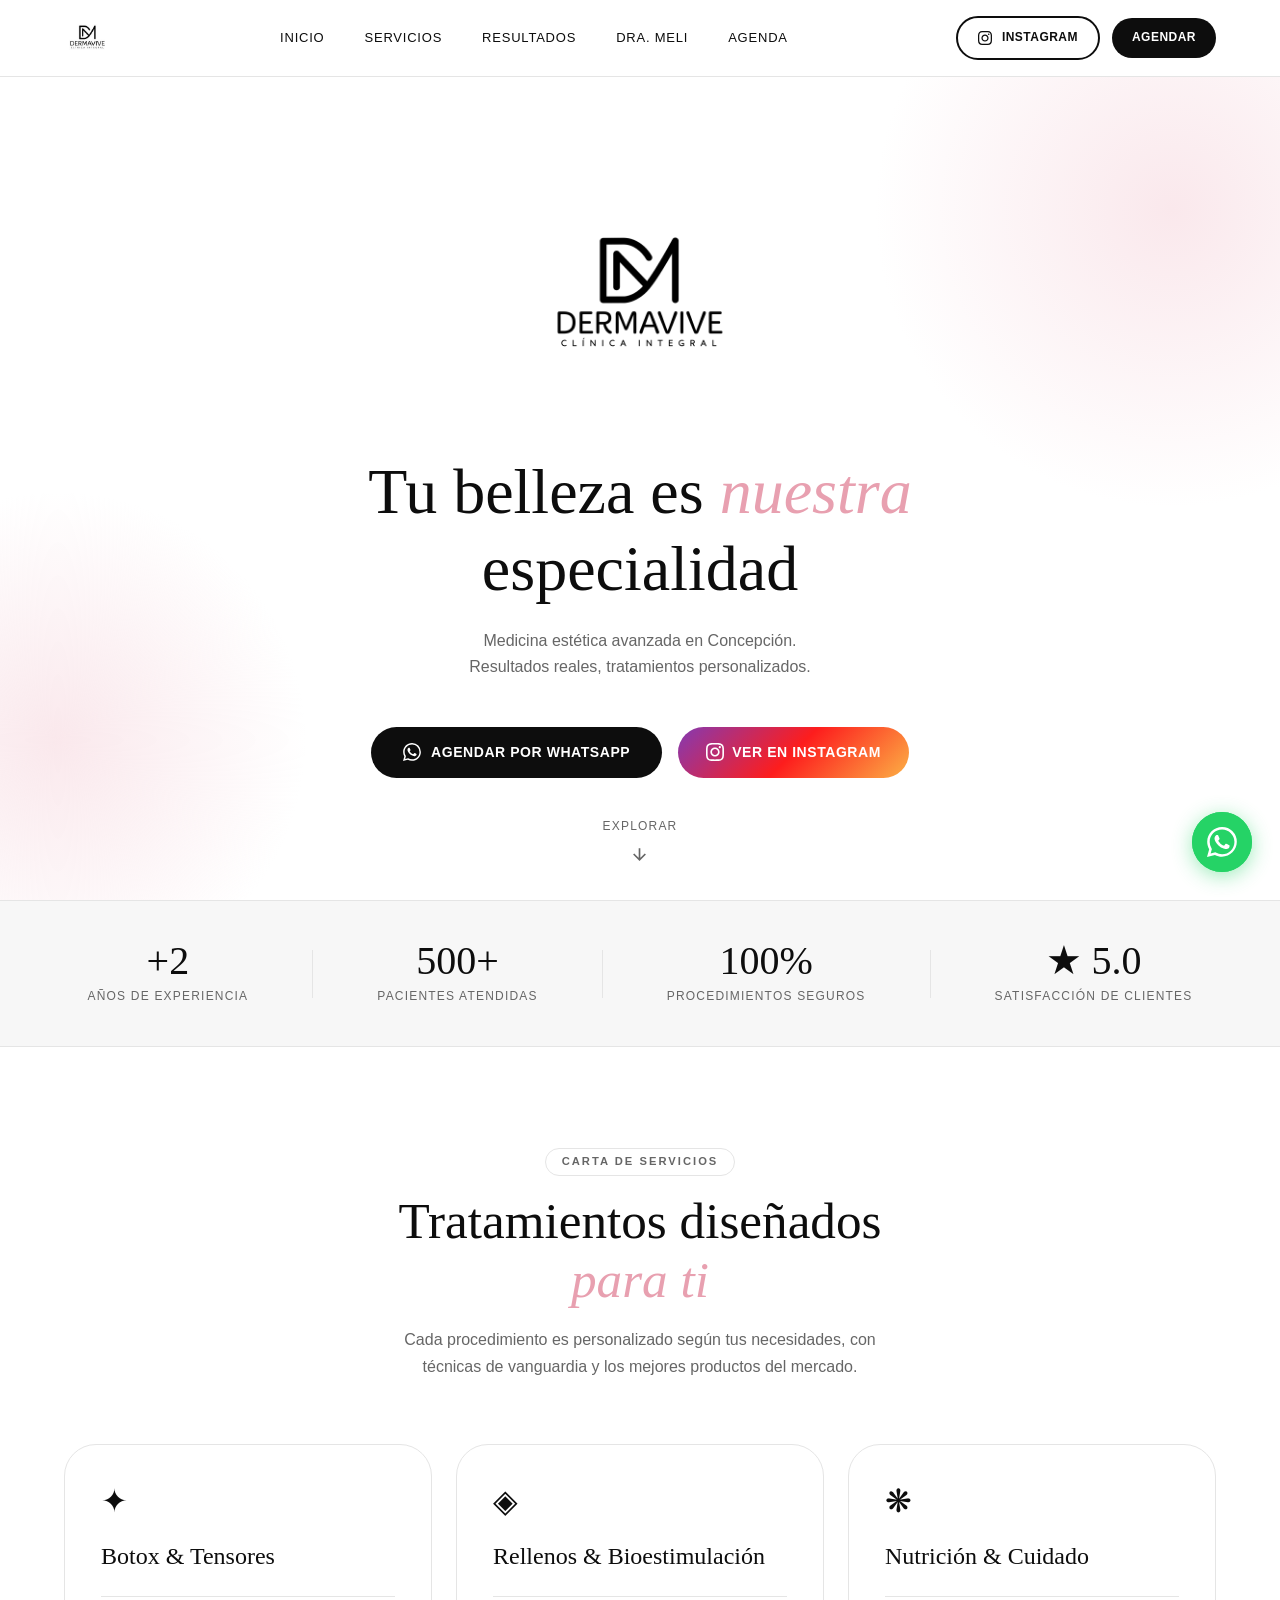
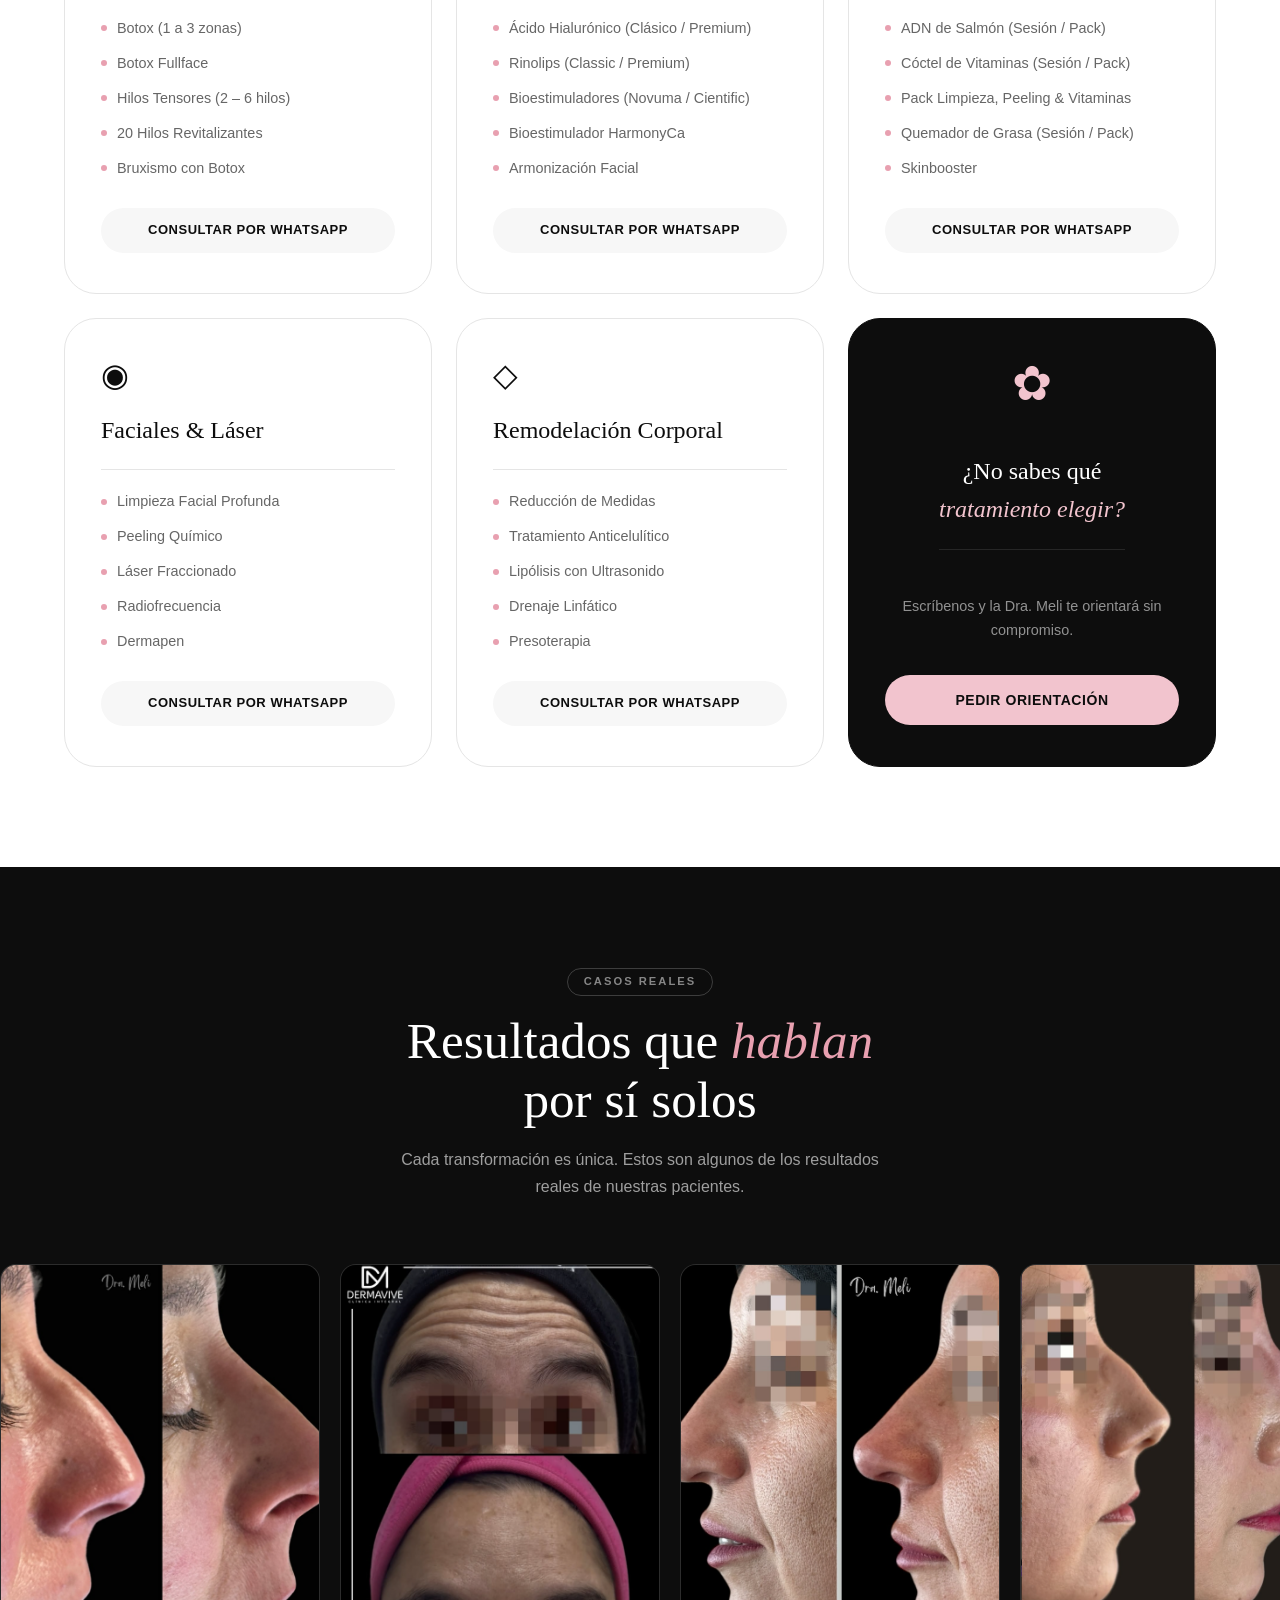
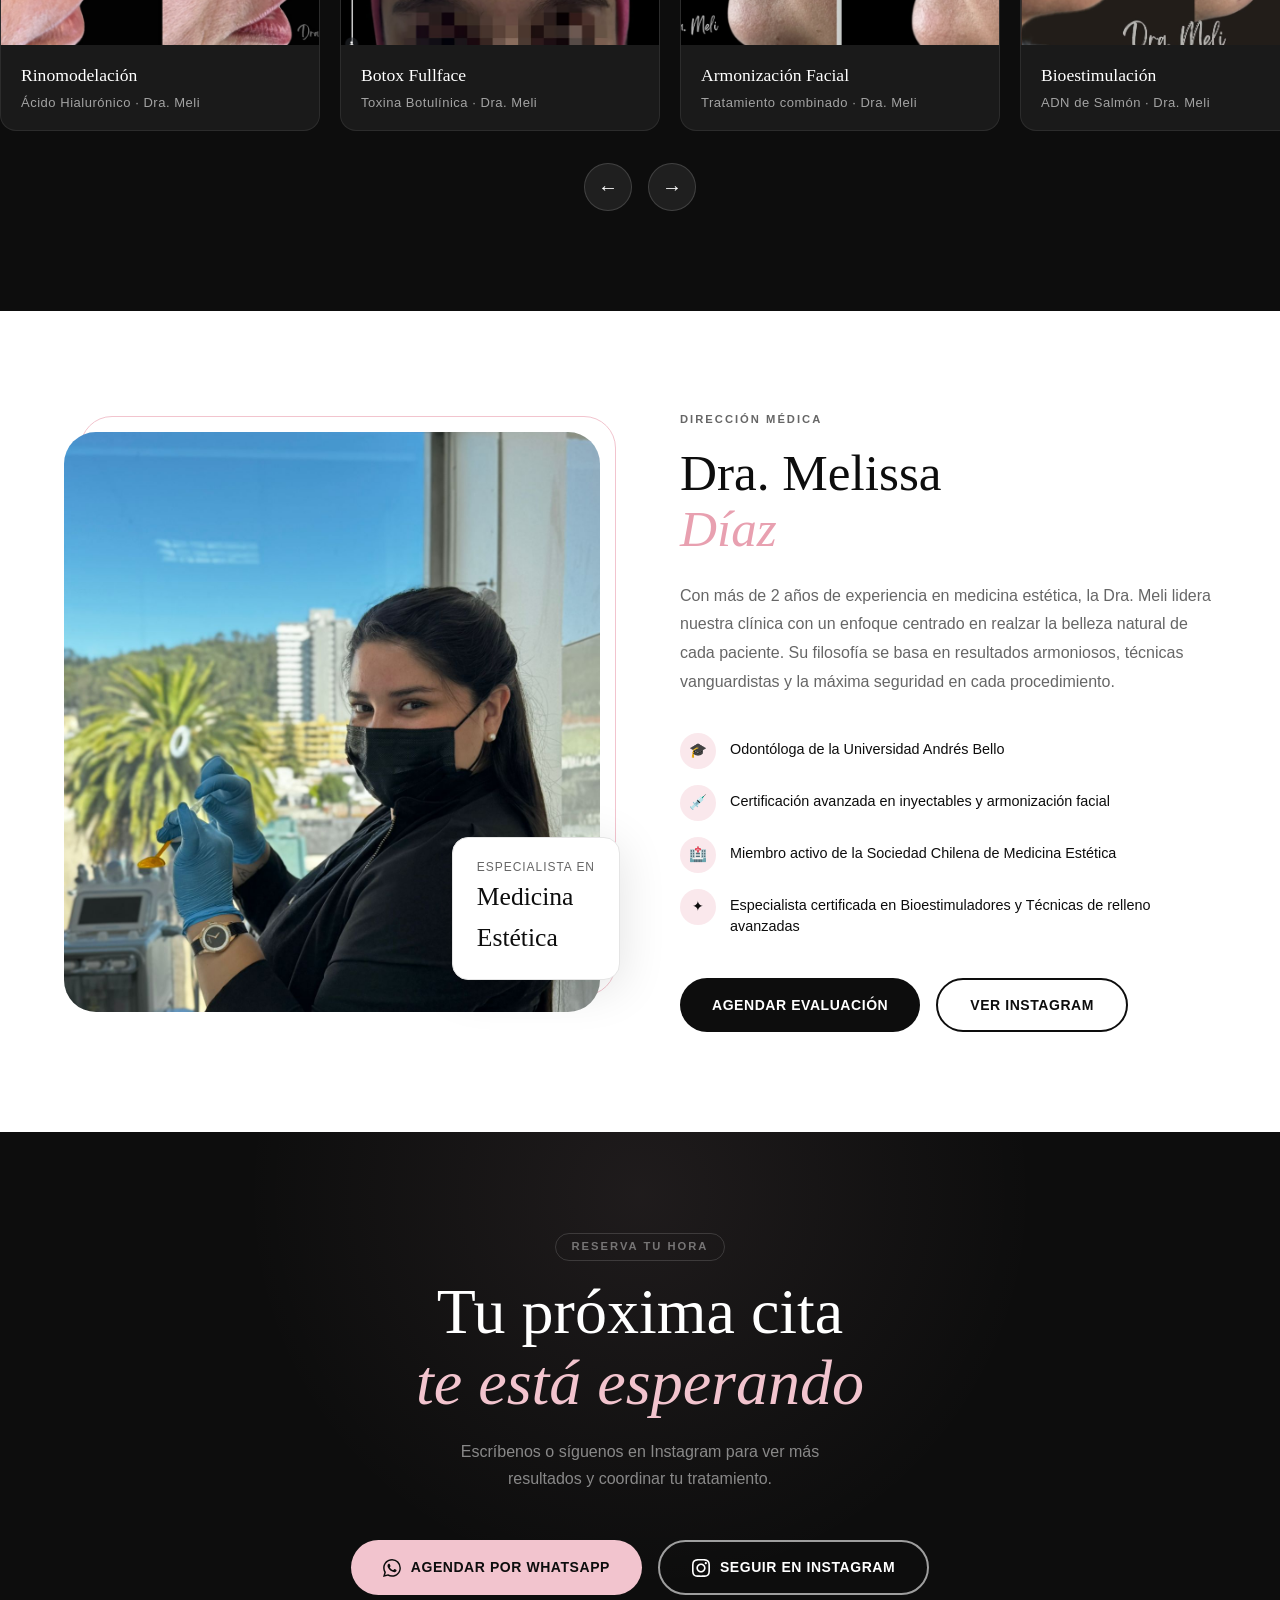
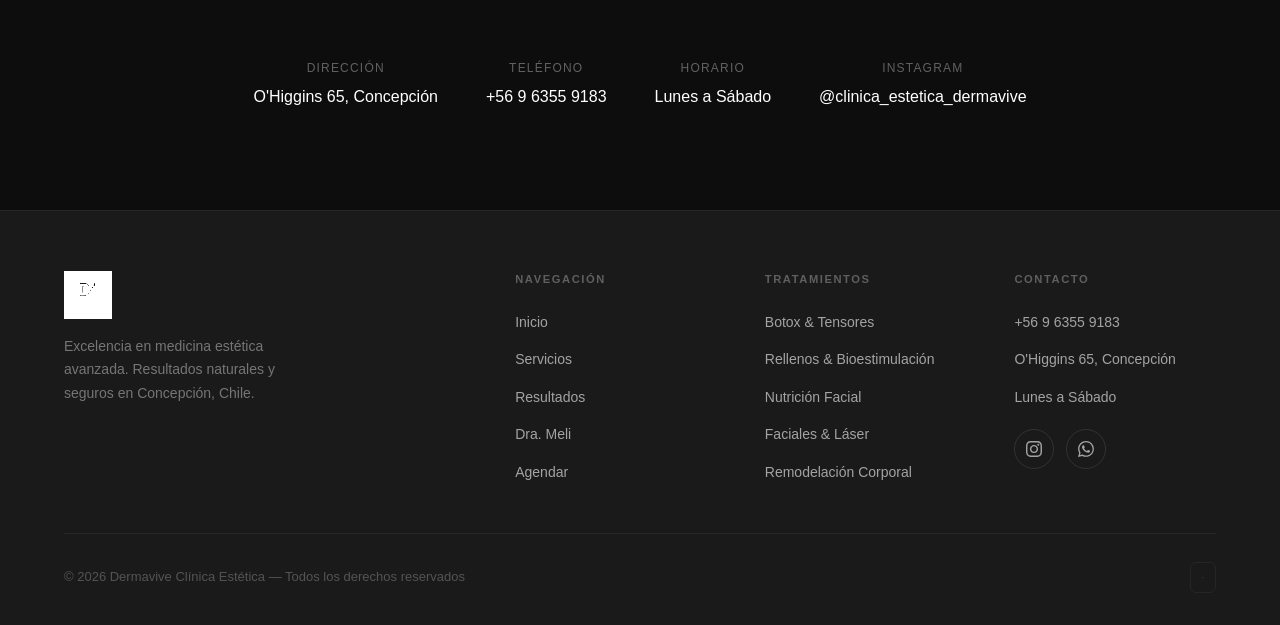
<file: index.html>
<!DOCTYPE html>
<html lang="es">

<head>
  <meta charset="UTF-8">
  <meta name="viewport" content="width=device-width, initial-scale=1.0">
  <title>Dermavive | Clínica Estética — Dra. Melissa Díaz</title>
  <meta name="description"
    content="Clínica de medicina estética avanzada en Concepción. Tratamientos faciales, botox, rellenos, bioestimuladores y más. Dra. Melissa Díaz.">
  <link rel="icon" type="image/jpg" href="images/logo.jpg">
  <link rel="stylesheet" href="style.css">
</head>

<body>

  <!-- ══════════════════ NAVBAR ══════════════════ -->
  <nav class="navbar" id="navbar">
    <div class="navbar__inner">
      <a href="#inicio" class="navbar__logo">
        <img src="images/logo.jpg" alt="Dermavive Clínica Integral">
      </a>

      <div class="navbar__links">
        <a href="#inicio">Inicio</a>
        <a href="#servicios">Servicios</a>
        <a href="#resultados">Resultados</a>
        <a href="#doctora">Dra. Meli</a>
        <a href="#agenda">Agenda</a>
      </div>

      <div class="navbar__cta">
        <a href="https://www.instagram.com/clinica_estetica_dermavive" target="_blank" class="btn btn-outline"
          style="padding:10px 20px;font-size:0.75rem;">
          <svg width="14" height="14" viewBox="0 0 24 24" fill="currentColor">
            <path
              d="M12 2.163c3.204 0 3.584.012 4.85.07 3.252.148 4.771 1.691 4.919 4.919.058 1.265.069 1.645.069 4.849 0 3.205-.012 3.584-.069 4.849-.149 3.225-1.664 4.771-4.919 4.919-1.266.058-1.644.07-4.85.07-3.204 0-3.584-.012-4.849-.07-3.26-.149-4.771-1.699-4.919-4.92-.058-1.265-.07-1.644-.07-4.849 0-3.204.013-3.583.07-4.849.149-3.227 1.664-4.771 4.919-4.919 1.266-.057 1.645-.069 4.849-.069zm0-2.163c-3.259 0-3.667.014-4.947.072-4.358.2-6.78 2.618-6.98 6.98-.059 1.281-.073 1.689-.073 4.948 0 3.259.014 3.668.072 4.948.2 4.358 2.618 6.78 6.98 6.98 1.281.058 1.689.072 4.948.072 3.259 0 3.668-.014 4.948-.072 4.354-.2 6.782-2.618 6.979-6.98.059-1.28.073-1.689.073-4.948 0-3.259-.014-3.667-.072-4.947-.196-4.354-2.617-6.78-6.979-6.98-1.281-.059-1.69-.073-4.949-.073zm0 5.838c-3.403 0-6.162 2.759-6.162 6.162s2.759 6.163 6.162 6.163 6.162-2.759 6.162-6.163c0-3.403-2.759-6.162-6.162-6.162zm0 10.162c-2.209 0-4-1.79-4-4 0-2.209 1.791-4 4-4s4 1.791 4 4c0 2.21-1.791 4-4 4zm6.406-11.845c-.796 0-1.441.645-1.441 1.44s.645 1.44 1.441 1.44c.795 0 1.439-.645 1.439-1.44s-.644-1.44-1.439-1.44z" />
          </svg>
          Instagram
        </a>
        <a href="https://wa.me/56963559183?text=Hola!%20Me%20gustaría%20agendar%20una%20cita" target="_blank"
          class="btn btn-negro" style="padding:10px 20px;font-size:0.75rem;">
          Agendar
        </a>
      </div>

      <button class="navbar__hamburger" id="hamburger" aria-label="Menú">
        <span></span><span></span><span></span>
      </button>
    </div>
  </nav>

  <!-- Mobile nav overlay -->
  <div class="mobile-nav" id="mobileNav">
    <button class="mobile-nav__close" id="mobileNavClose" aria-label="Cerrar">✕</button>
    <a href="#inicio" onclick="closeMobileNav()">Inicio</a>
    <a href="#servicios" onclick="closeMobileNav()">Servicios</a>
    <a href="#resultados" onclick="closeMobileNav()">Resultados</a>
    <a href="#doctora" onclick="closeMobileNav()">Dra. Meli</a>
    <a href="#agenda" onclick="closeMobileNav()">Agenda</a>
    <div style="display:flex;gap:12px;margin-top:16px;">
      <a href="https://wa.me/56963559183" target="_blank" class="btn btn-negro">WhatsApp</a>
      <a href="https://www.instagram.com/clinica_estetica_dermavive" target="_blank" class="btn btn-rosa">Instagram</a>
    </div>
  </div>

  <!-- ══════════════════ HERO ══════════════════ -->
  <section class="hero" id="inicio">
    <img src="images/LOGO CLINICA DV/LOGO CLINICA DV/PNG/NEGRO.png" alt="Dermavive Clínica Integral" class="hero__logo">

    <h1 class="hero__tagline serif">
      Tu belleza es <em>nuestra</em><br>especialidad
    </h1>

    <p class="hero__sub">
      Medicina estética avanzada en Concepción.<br>
      Resultados reales, tratamientos personalizados.
    </p>

    <div class="hero__ctas">
      <a href="https://wa.me/56963559183?text=Hola!%20Quiero%20agendar%20una%20cita%20en%20Dermavive" target="_blank"
        class="btn btn-negro" id="hero-wsp-btn">
        <svg width="18" height="18" viewBox="0 0 24 24" fill="currentColor">
          <path
            d="M17.472 14.382c-.297-.149-1.758-.867-2.03-.967-.273-.099-.471-.148-.67.15-.197.297-.767.966-.94 1.164-.173.199-.347.223-.644.075-.297-.15-1.255-.463-2.39-1.475-.883-.788-1.48-1.761-1.653-2.059-.173-.297-.018-.458.13-.606.134-.133.298-.347.446-.52.149-.174.198-.298.298-.497.099-.198.05-.371-.025-.52-.075-.149-.669-1.612-.916-2.207-.242-.579-.487-.5-.669-.51-.173-.008-.371-.01-.57-.01-.198 0-.52.074-.792.372-.272.297-1.04 1.016-1.04 2.479 0 1.462 1.065 2.875 1.213 3.074.149.198 2.096 3.2 5.077 4.487.709.306 1.262.489 1.694.625.712.227 1.36.195 1.871.118.571-.085 1.758-.719 2.006-1.413.248-.694.248-1.289.173-1.413-.074-.124-.272-.198-.57-.347m-5.421 7.403h-.004a9.87 9.87 0 01-5.031-1.378l-.361-.214-3.741.982.998-3.648-.235-.374a9.86 9.86 0 01-1.51-5.26c.001-5.45 4.436-9.884 9.888-9.884 2.64 0 5.122 1.03 6.988 2.898a9.825 9.825 0 012.893 6.994c-.003 5.45-4.437 9.884-9.885 9.884m8.413-18.297A11.815 11.815 0 0012.05 0C5.495 0 .16 5.335.157 11.892c0 2.096.547 4.142 1.588 5.945L0 24l6.335-1.662c1.72.94 3.659 1.437 5.63 1.438h.004c6.554 0 11.89-5.335 11.893-11.893a11.821 11.821 0 00-3.48-8.413z" />
        </svg>
        Agendar por WhatsApp
      </a>

      <a href="https://www.instagram.com/clinica_estetica_dermavive" target="_blank" class="hero__ig-badge"
        id="hero-ig-btn">
        <svg width="18" height="18" viewBox="0 0 24 24" fill="currentColor">
          <path
            d="M12 2.163c3.204 0 3.584.012 4.85.07 3.252.148 4.771 1.691 4.919 4.919.058 1.265.069 1.645.069 4.849 0 3.205-.012 3.584-.069 4.849-.149 3.225-1.664 4.771-4.919 4.919-1.266.058-1.644.07-4.85.07-3.204 0-3.584-.012-4.849-.07-3.26-.149-4.771-1.699-4.919-4.92-.058-1.265-.07-1.644-.07-4.849 0-3.204.013-3.583.07-4.849.149-3.227 1.664-4.771 4.919-4.919 1.266-.057 1.645-.069 4.849-.069zm0-2.163c-3.259 0-3.667.014-4.947.072-4.358.2-6.78 2.618-6.98 6.98-.059 1.281-.073 1.689-.073 4.948 0 3.259.014 3.668.072 4.948.2 4.358 2.618 6.78 6.98 6.98 1.281.058 1.689.072 4.948.072 3.259 0 3.668-.014 4.948-.072 4.354-.2 6.782-2.618 6.979-6.98.059-1.28.073-1.689.073-4.948 0-3.259-.014-3.667-.072-4.947-.196-4.354-2.617-6.78-6.979-6.98-1.281-.059-1.69-.073-4.949-.073zm0 5.838c-3.403 0-6.162 2.759-6.162 6.162s2.759 6.163 6.162 6.163 6.162-2.759 6.162-6.163c0-3.403-2.759-6.162-6.162-6.162zm0 10.162c-2.209 0-4-1.79-4-4 0-2.209 1.791-4 4-4s4 1.791 4 4c0 2.21-1.791 4-4 4zm6.406-11.845c-.796 0-1.441.645-1.441 1.44s.645 1.44 1.441 1.44c.795 0 1.439-.645 1.439-1.44s-.644-1.44-1.439-1.44z" />
        </svg>
        Ver en Instagram
      </a>
    </div>

    <div class="hero__scroll">
      <span>Explorar</span>
      <svg viewBox="0 0 24 24" fill="none" stroke="currentColor" stroke-width="2">
        <path d="M12 5v14M5 12l7 7 7-7" />
      </svg>
    </div>
  </section>

  <!-- ══════════════════ STATS ══════════════════ -->
  <div class="stats-banner">
    <div class="stats-banner__inner">
      <div class="stat">
        <div class="stat__num serif">+2</div>
        <div class="stat__label">Años de experiencia</div>
      </div>
      <div class="stat-divider"></div>
      <div class="stat">
        <div class="stat__num serif">500+</div>
        <div class="stat__label">Pacientes atendidas</div>
      </div>
      <div class="stat-divider"></div>
      <div class="stat">
        <div class="stat__num serif">100%</div>
        <div class="stat__label">Procedimientos seguros</div>
      </div>
      <div class="stat-divider"></div>
      <div class="stat">
        <div class="stat__num serif">★ 5.0</div>
        <div class="stat__label">Satisfacción de clientes</div>
      </div>
    </div>
  </div>

  <!-- ══════════════════ SERVICIOS ══════════════════ -->
  <section class="section" id="servicios">
    <div class="container">
      <div class="section__header reveal">
        <span class="section__label">Carta de Servicios</span>
        <h2 class="section__title serif">
          Tratamientos diseñados<br><em>para ti</em>
        </h2>
        <p class="section__desc">
          Cada procedimiento es personalizado según tus necesidades, con técnicas de vanguardia y los mejores productos
          del mercado.
        </p>
      </div>

      <div class="servicios__grid">
        <!-- Card 1 -->
        <div class="servicio-card reveal">
          <span class="servicio-card__icon">✦</span>
          <h3 class="servicio-card__titulo serif">Botox & Tensores</h3>
          <ul class="servicio-card__lista">
            <li>Botox (1 a 3 zonas)</li>
            <li>Botox Fullface</li>
            <li>Hilos Tensores (2 – 6 hilos)</li>
            <li>20 Hilos Revitalizantes</li>
            <li>Bruxismo con Botox</li>
          </ul>
          <a href="https://wa.me/56963559183?text=Hola!%20Me%20interesa%20información%20sobre%20Botox%20o%20Hilos%20Tensores"
            target="_blank" class="servicio-card__cta" id="cta-botox">
            Consultar por WhatsApp
          </a>
        </div>

        <!-- Card 2 -->
        <div class="servicio-card reveal">
          <span class="servicio-card__icon">◈</span>
          <h3 class="servicio-card__titulo serif">Rellenos & Bioestimulación</h3>
          <ul class="servicio-card__lista">
            <li>Ácido Hialurónico (Clásico / Premium)</li>
            <li>Rinolips (Classic / Premium)</li>
            <li>Bioestimuladores (Novuma / Cientific)</li>
            <li>Bioestimulador HarmonyCa</li>
            <li>Armonización Facial</li>
          </ul>
          <a href="https://wa.me/56963559183?text=Hola!%20Me%20interesa%20información%20sobre%20Rellenos%20o%20Bioestimuladores"
            target="_blank" class="servicio-card__cta" id="cta-rellenos">
            Consultar por WhatsApp
          </a>
        </div>

        <!-- Card 3 -->
        <div class="servicio-card reveal">
          <span class="servicio-card__icon">❋</span>
          <h3 class="servicio-card__titulo serif">Nutrición & Cuidado</h3>
          <ul class="servicio-card__lista">
            <li>ADN de Salmón (Sesión / Pack)</li>
            <li>Cóctel de Vitaminas (Sesión / Pack)</li>
            <li>Pack Limpieza, Peeling & Vitaminas</li>
            <li>Quemador de Grasa (Sesión / Pack)</li>
            <li>Skinbooster</li>
          </ul>
          <a href="https://wa.me/56963559183?text=Hola!%20Me%20interesa%20información%20sobre%20Nutrición%20y%20Cuidado%20Facial"
            target="_blank" class="servicio-card__cta" id="cta-nutricion">
            Consultar por WhatsApp
          </a>
        </div>

        <!-- Card 4 -->
        <div class="servicio-card reveal">
          <span class="servicio-card__icon">◉</span>
          <h3 class="servicio-card__titulo serif">Faciales & Láser</h3>
          <ul class="servicio-card__lista">
            <li>Limpieza Facial Profunda</li>
            <li>Peeling Químico</li>
            <li>Láser Fraccionado</li>
            <li>Radiofrecuencia</li>
            <li>Dermapen</li>
          </ul>
          <a href="https://wa.me/56963559183?text=Hola!%20Me%20interesa%20información%20sobre%20Faciales%20y%20Láser"
            target="_blank" class="servicio-card__cta" id="cta-faciales">
            Consultar por WhatsApp
          </a>
        </div>

        <!-- Card 5 -->
        <div class="servicio-card reveal">
          <span class="servicio-card__icon">◇</span>
          <h3 class="servicio-card__titulo serif">Remodelación Corporal</h3>
          <ul class="servicio-card__lista">
            <li>Reducción de Medidas</li>
            <li>Tratamiento Anticelulítico</li>
            <li>Lipólisis con Ultrasonido</li>
            <li>Drenaje Linfático</li>
            <li>Presoterapia</li>
          </ul>
          <a href="https://wa.me/56963559183?text=Hola!%20Me%20interesa%20información%20sobre%20Remodelación%20Corporal"
            target="_blank" class="servicio-card__cta" id="cta-corporal">
            Consultar por WhatsApp
          </a>
        </div>

        <!-- Card 6 CTA especial -->
        <div class="servicio-card reveal"
          style="background:var(--negro);border-color:var(--negro);justify-content:center;align-items:center;text-align:center;gap:24px;">
          <span class="servicio-card__icon" style="font-size:3rem;color:var(--rosa-palo);">✿</span>
          <h3 class="servicio-card__titulo serif" style="color:var(--blanco);border-color:rgba(255,255,255,0.1);">¿No
            sabes qué<br><em style="color:var(--rosa-palo)">tratamiento elegir?</em></h3>
          <p style="font-size:0.9rem;color:rgba(255,255,255,0.55);line-height:1.7;">Escríbenos y la Dra. Meli te
            orientará sin compromiso.</p>
          <a href="https://wa.me/56963559183?text=Hola!%20Necesito%20orientación%20sobre%20qué%20tratamiento%20es%20mejor%20para%20mí"
            target="_blank" class="btn btn-rosa" id="cta-orientacion"
            style="margin-top:8px;width:100%;justify-content:center;">
            Pedir Orientación
          </a>
        </div>
      </div>
    </div>
  </section>

  <!-- ══════════════════ ANTES / DESPUÉS ══════════════════ -->
  <section class="galeria-section" id="resultados">
    <div class="container">
      <div class="section__header reveal section--negro">
        <span class="section__label">Casos Reales</span>
        <h2 class="section__title serif" style="color:var(--blanco);">
          Resultados que <em>hablan</em><br>por sí solos
        </h2>
        <p class="section__desc">
          Cada transformación es única. Estos son algunos de los resultados reales de nuestras pacientes.
        </p>
      </div>
    </div>

    <div class="carrusel-wrapper">
      <div class="carrusel" id="carrusel">

        <div class="carrusel__item">
          <img src="images/Captura de pantalla 2026-02-01 162955.png" alt="Resultado Rhinoplastia con Relleno"
            class="carrusel__img">
          <div class="carrusel__caption">
            <span>Rinomodelación</span>
            <p>Ácido Hialurónico · Dra. Meli</p>
          </div>
        </div>

        <div class="carrusel__item">
          <img src="images/Captura de pantalla 2026-02-01 163145.png" alt="Resultado Botox Frente"
            class="carrusel__img">
          <div class="carrusel__caption">
            <span>Botox Fullface</span>
            <p>Toxina Botulínica · Dra. Meli</p>
          </div>
        </div>

        <div class="carrusel__item">
          <img src="images/Captura de pantalla 2026-02-01 163156.png" alt="Resultado Tratamiento" class="carrusel__img">
          <div class="carrusel__caption">
            <span>Armonización Facial</span>
            <p>Tratamiento combinado · Dra. Meli</p>
          </div>
        </div>

        <div class="carrusel__item">
          <img src="images/Captura de pantalla 2026-02-01 163202.png" alt="Resultado Tratamiento" class="carrusel__img">
          <div class="carrusel__caption">
            <span>Bioestimulación</span>
            <p>ADN de Salmón · Dra. Meli</p>
          </div>
        </div>

        <div class="carrusel__item">
          <img src="images/Captura de pantalla 2026-02-01 163209.png" alt="Resultado Tratamiento" class="carrusel__img">
          <div class="carrusel__caption">
            <span>Relleno de Labios</span>
            <p>Ácido Hialurónico Premium · Dra. Meli</p>
          </div>
        </div>

        <div class="carrusel__item">
          <img src="images/Captura de pantalla 2026-02-01 163215.png" alt="Resultado Tratamiento" class="carrusel__img">
          <div class="carrusel__caption">
            <span>Hilos Tensores</span>
            <p>Lifting sin cirugía · Dra. Meli</p>
          </div>
        </div>

        <div class="carrusel__item">
          <img src="images/Captura de pantalla 2026-02-01 163222.png" alt="Resultado Tratamiento" class="carrusel__img">
          <div class="carrusel__caption">
            <span>Peeling Químico</span>
            <p>Renovación celular · Dra. Meli</p>
          </div>
        </div>

        <div class="carrusel__item">
          <img src="images/Captura de pantalla 2026-02-01 163231.png" alt="Resultado Tratamiento" class="carrusel__img">
          <div class="carrusel__caption">
            <span>Skinbooster</span>
            <p>Hidratación profunda · Dra. Meli</p>
          </div>
        </div>

        <div class="carrusel__item">
          <img src="images/Captura de pantalla 2026-02-01 163238.png" alt="Resultado Tratamiento" class="carrusel__img">
          <div class="carrusel__caption">
            <span>Cóctel de Vitaminas</span>
            <p>Nutrición facial · Dra. Meli</p>
          </div>
        </div>

        <div class="carrusel__item">
          <img src="images/Captura de pantalla 2026-02-01 163244.png" alt="Resultado Tratamiento" class="carrusel__img">
          <div class="carrusel__caption">
            <span>Rinomodelación</span>
            <p>Sin cirugía · Dra. Meli</p>
          </div>
        </div>

        <div class="carrusel__item">
          <img src="images/Captura de pantalla 2026-02-01 163251.png" alt="Resultado Tratamiento" class="carrusel__img">
          <div class="carrusel__caption">
            <span>Armonización Facial</span>
            <p>Resultado natural · Dra. Meli</p>
          </div>
        </div>

      </div>

      <div class="carrusel__nav">
        <button class="carrusel__btn" id="prevBtn" aria-label="Anterior">&#8592;</button>
        <button class="carrusel__btn" id="nextBtn" aria-label="Siguiente">&#8594;</button>
      </div>
    </div>
  </section>

  <!-- ══════════════════ DRA. MELISSA ══════════════════ -->
  <section class="doctora-section" id="doctora">
    <div class="container">
      <div class="doctora__grid">

        <div class="doctora__foto-wrap reveal">
          <img src="images/melimeli.jpeg" alt="Dra. Melissa Díaz — Clínica Estética Dermavive" class="doctora__foto">
          <div class="doctora__badge">
            <p>Especialista en</p>
            <strong>Medicina<br>Estética</strong>
          </div>
        </div>

        <div class="reveal">
          <span class="doctora__label">Dirección Médica</span>
          <h2 class="doctora__nombre serif">
            Dra. Melissa<br><em>Díaz</em>
          </h2>
          <p class="doctora__bio">
            Con más de 2 años de experiencia en medicina estética, la Dra. Meli lidera nuestra clínica con un enfoque
            centrado en realzar la belleza natural de cada paciente. Su filosofía se basa en resultados armoniosos,
            técnicas vanguardistas y la máxima seguridad en cada procedimiento.
          </p>

          <div class="doctora__creds">
            <div class="doctora__cred">
              <div class="doctora__cred-icon">🎓</div>
              <span class="doctora__cred-text">Odontóloga de la Universidad Andrés Bello</span>
            </div>
            <div class="doctora__cred">
              <div class="doctora__cred-icon">💉</div>
              <span class="doctora__cred-text">Certificación avanzada en inyectables y armonización facial</span>
            </div>
            <div class="doctora__cred">
              <div class="doctora__cred-icon">🏥</div>
              <span class="doctora__cred-text">Miembro activo de la Sociedad Chilena de Medicina Estética</span>
            </div>
            <div class="doctora__cred">
              <div class="doctora__cred-icon">✦</div>
              <span class="doctora__cred-text">Especialista certificada en Bioestimuladores y Técnicas de relleno
                avanzadas</span>
            </div>
          </div>

          <div style="display:flex;gap:16px;flex-wrap:wrap;">
            <a href="https://wa.me/56963559183?text=Hola!%20Quisiera%20una%20evaluación%20con%20la%20Dra.%20Melissa"
              target="_blank" class="btn btn-negro" id="dra-wsp-btn">
              Agendar Evaluación
            </a>
            <a href="https://www.instagram.com/clinica_estetica_dermavive" target="_blank" class="btn btn-outline"
              id="dra-ig-btn">
              Ver Instagram
            </a>
          </div>
        </div>

      </div>
    </div>
  </section>

  <!-- ══════════════════ CTA / AGENDA ══════════════════ -->
  <section class="cta-section" id="agenda">
    <div class="container" style="position:relative;z-index:1;">
      <span class="section__label" style="color:rgba(255,255,255,0.4);border-color:rgba(255,255,255,0.15);">Reserva tu
        hora</span>
      <h2 class="cta__titulo serif">
        Tu próxima cita<br><em>te está esperando</em>
      </h2>
      <p class="cta__sub">
        Escríbenos o síguenos en Instagram para ver más resultados y coordinar tu tratamiento.
      </p>

      <div class="cta__btns">
        <a href="https://wa.me/56963559183?text=Hola!%20Quiero%20agendar%20una%20cita%20en%20Clínica%20Dermavive"
          target="_blank" class="btn btn-rosa" id="agenda-wsp-btn">
          <svg width="18" height="18" viewBox="0 0 24 24" fill="currentColor">
            <path
              d="M17.472 14.382c-.297-.149-1.758-.867-2.03-.967-.273-.099-.471-.148-.67.15-.197.297-.767.966-.94 1.164-.173.199-.347.223-.644.075-.297-.15-1.255-.463-2.39-1.475-.883-.788-1.48-1.761-1.653-2.059-.173-.297-.018-.458.13-.606.134-.133.298-.347.446-.52.149-.174.198-.298.298-.497.099-.198.05-.371-.025-.52-.075-.149-.669-1.612-.916-2.207-.242-.579-.487-.5-.669-.51-.173-.008-.371-.01-.57-.01-.198 0-.52.074-.792.372-.272.297-1.04 1.016-1.04 2.479 0 1.462 1.065 2.875 1.213 3.074.149.198 2.096 3.2 5.077 4.487.709.306 1.262.489 1.694.625.712.227 1.36.195 1.871.118.571-.085 1.758-.719 2.006-1.413.248-.694.248-1.289.173-1.413-.074-.124-.272-.198-.57-.347m-5.421 7.403h-.004a9.87 9.87 0 01-5.031-1.378l-.361-.214-3.741.982.998-3.648-.235-.374a9.86 9.86 0 01-1.51-5.26c.001-5.45 4.436-9.884 9.888-9.884 2.64 0 5.122 1.03 6.988 2.898a9.825 9.825 0 012.893 6.994c-.003 5.45-4.437 9.884-9.885 9.884m8.413-18.297A11.815 11.815 0 0012.05 0C5.495 0 .16 5.335.157 11.892c0 2.096.547 4.142 1.588 5.945L0 24l6.335-1.662c1.72.94 3.659 1.437 5.63 1.438h.004c6.554 0 11.89-5.335 11.893-11.893a11.821 11.821 0 00-3.48-8.413z" />
          </svg>
          Agendar por WhatsApp
        </a>
        <a href="https://www.instagram.com/clinica_estetica_dermavive" target="_blank" class="btn btn-outline-blanco"
          id="agenda-ig-btn">
          <svg width="18" height="18" viewBox="0 0 24 24" fill="currentColor">
            <path
              d="M12 2.163c3.204 0 3.584.012 4.85.07 3.252.148 4.771 1.691 4.919 4.919.058 1.265.069 1.645.069 4.849 0 3.205-.012 3.584-.069 4.849-.149 3.225-1.664 4.771-4.919 4.919-1.266.058-1.644.07-4.85.07-3.204 0-3.584-.012-4.849-.07-3.26-.149-4.771-1.699-4.919-4.92-.058-1.265-.07-1.644-.07-4.849 0-3.204.013-3.583.07-4.849.149-3.227 1.664-4.771 4.919-4.919 1.266-.057 1.645-.069 4.849-.069zm0-2.163c-3.259 0-3.667.014-4.947.072-4.358.2-6.78 2.618-6.98 6.98-.059 1.281-.073 1.689-.073 4.948 0 3.259.014 3.668.072 4.948.2 4.358 2.618 6.78 6.98 6.98 1.281.058 1.689.072 4.948.072 3.259 0 3.668-.014 4.948-.072 4.354-.2 6.782-2.618 6.979-6.98.059-1.28.073-1.689.073-4.948 0-3.259-.014-3.667-.072-4.947-.196-4.354-2.617-6.78-6.979-6.98-1.281-.059-1.69-.073-4.949-.073zm0 5.838c-3.403 0-6.162 2.759-6.162 6.162s2.759 6.163 6.162 6.163 6.162-2.759 6.162-6.163c0-3.403-2.759-6.162-6.162-6.162zm0 10.162c-2.209 0-4-1.79-4-4 0-2.209 1.791-4 4-4s4 1.791 4 4c0 2.21-1.791 4-4 4zm6.406-11.845c-.796 0-1.441.645-1.441 1.44s.645 1.44 1.441 1.44c.795 0 1.439-.645 1.439-1.44s-.644-1.44-1.439-1.44z" />
          </svg>
          Seguir en Instagram
        </a>
      </div>

      <div class="cta__info">
        <div class="cta__info-item">
          <p>Dirección</p>
          <span>O'Higgins 65, Concepción</span>
        </div>
        <div class="cta__info-item">
          <p>Teléfono</p>
          <a href="https://wa.me/56963559183" target="_blank">+56 9 6355 9183</a>
        </div>
        <div class="cta__info-item">
          <p>Horario</p>
          <span>Lunes a Sábado</span>
        </div>
        <div class="cta__info-item">
          <p>Instagram</p>
          <a href="https://www.instagram.com/clinica_estetica_dermavive" target="_blank">@clinica_estetica_dermavive</a>
        </div>
      </div>
    </div>
  </section>

  <!-- ══════════════════ FOOTER ══════════════════ -->
  <footer class="footer">
    <div class="container">
      <div class="footer__inner">
        <div>
          <img src="images/logo.jpg" alt="Dermavive" class="footer__logo">
          <p class="footer__desc">
            Excelencia en medicina estética avanzada. Resultados naturales y seguros en Concepción, Chile.
          </p>
        </div>

        <div class="footer__col">
          <h4>Navegación</h4>
          <ul>
            <li><a href="#inicio">Inicio</a></li>
            <li><a href="#servicios">Servicios</a></li>
            <li><a href="#resultados">Resultados</a></li>
            <li><a href="#doctora">Dra. Meli</a></li>
            <li><a href="#agenda">Agendar</a></li>
          </ul>
        </div>

        <div class="footer__col">
          <h4>Tratamientos</h4>
          <ul>
            <li><span>Botox & Tensores</span></li>
            <li><span>Rellenos & Bioestimulación</span></li>
            <li><span>Nutrición Facial</span></li>
            <li><span>Faciales & Láser</span></li>
            <li><span>Remodelación Corporal</span></li>
          </ul>
        </div>

        <div class="footer__col">
          <h4>Contacto</h4>
          <ul>
            <li><a href="https://wa.me/56963559183" target="_blank">+56 9 6355 9183</a></li>
            <li><span>O'Higgins 65, Concepción</span></li>
            <li><span>Lunes a Sábado</span></li>
          </ul>
          <div class="footer__social" style="margin-top:20px;">
            <a href="https://www.instagram.com/clinica_estetica_dermavive" target="_blank" class="footer__social-btn"
              aria-label="Instagram">
              <svg width="16" height="16" viewBox="0 0 24 24" fill="currentColor">
                <path
                  d="M12 2.163c3.204 0 3.584.012 4.85.07 3.252.148 4.771 1.691 4.919 4.919.058 1.265.069 1.645.069 4.849 0 3.205-.012 3.584-.069 4.849-.149 3.225-1.664 4.771-4.919 4.919-1.266.058-1.644.07-4.85.07-3.204 0-3.584-.012-4.849-.07-3.26-.149-4.771-1.699-4.919-4.92-.058-1.265-.07-1.644-.07-4.849 0-3.204.013-3.583.07-4.849.149-3.227 1.664-4.771 4.919-4.919 1.266-.057 1.645-.069 4.849-.069zm0-2.163c-3.259 0-3.667.014-4.947.072-4.358.2-6.78 2.618-6.98 6.98-.059 1.281-.073 1.689-.073 4.948 0 3.259.014 3.668.072 4.948.2 4.358 2.618 6.78 6.98 6.98 1.281.058 1.689.072 4.948.072 3.259 0 3.668-.014 4.948-.072 4.354-.2 6.782-2.618 6.979-6.98.059-1.28.073-1.689.073-4.948 0-3.259-.014-3.667-.072-4.947-.196-4.354-2.617-6.78-6.979-6.98-1.281-.059-1.69-.073-4.949-.073zm0 5.838c-3.403 0-6.162 2.759-6.162 6.162s2.759 6.163 6.162 6.163 6.162-2.759 6.162-6.163c0-3.403-2.759-6.162-6.162-6.162zm0 10.162c-2.209 0-4-1.79-4-4 0-2.209 1.791-4 4-4s4 1.791 4 4c0 2.21-1.791 4-4 4zm6.406-11.845c-.796 0-1.441.645-1.441 1.44s.645 1.44 1.441 1.44c.795 0 1.439-.645 1.439-1.44s-.644-1.44-1.439-1.44z" />
              </svg>
            </a>
            <a href="https://wa.me/56963559183" target="_blank" class="footer__social-btn" aria-label="WhatsApp">
              <svg width="16" height="16" viewBox="0 0 24 24" fill="currentColor">
                <path
                  d="M17.472 14.382c-.297-.149-1.758-.867-2.03-.967-.273-.099-.471-.148-.67.15-.197.297-.767.966-.94 1.164-.173.199-.347.223-.644.075-.297-.15-1.255-.463-2.39-1.475-.883-.788-1.48-1.761-1.653-2.059-.173-.297-.018-.458.13-.606.134-.133.298-.347.446-.52.149-.174.198-.298.298-.497.099-.198.05-.371-.025-.52-.075-.149-.669-1.612-.916-2.207-.242-.579-.487-.5-.669-.51-.173-.008-.371-.01-.57-.01-.198 0-.52.074-.792.372-.272.297-1.04 1.016-1.04 2.479 0 1.462 1.065 2.875 1.213 3.074.149.198 2.096 3.2 5.077 4.487.709.306 1.262.489 1.694.625.712.227 1.36.195 1.871.118.571-.085 1.758-.719 2.006-1.413.248-.694.248-1.289.173-1.413-.074-.124-.272-.198-.57-.347m-5.421 7.403h-.004a9.87 9.87 0 01-5.031-1.378l-.361-.214-3.741.982.998-3.648-.235-.374a9.86 9.86 0 01-1.51-5.26c.001-5.45 4.436-9.884 9.888-9.884 2.64 0 5.122 1.03 6.988 2.898a9.825 9.825 0 012.893 6.994c-.003 5.45-4.437 9.884-9.885 9.884m8.413-18.297A11.815 11.815 0 0012.05 0C5.495 0 .16 5.335.157 11.892c0 2.096.547 4.142 1.588 5.945L0 24l6.335-1.662c1.72.94 3.659 1.437 5.63 1.438h.004c6.554 0 11.89-5.335 11.893-11.893a11.821 11.821 0 00-3.48-8.413z" />
              </svg>
            </a>
          </div>
        </div>
      </div>

      <div class="footer__bottom">
        <p>&copy; 2026 Dermavive Clínica Estética — Todos los derechos reservados</p>
        <a href="admin.html" class="footer__admin-link">·</a>
      </div>
    </div>
  </footer>

  <!-- ══════════════════ WHATSAPP FLOAT ══════════════════ -->
  <a href="https://wa.me/56963559183?text=Hola!%20Me%20gustaría%20consultar%20sobre%20un%20tratamiento" target="_blank"
    rel="noopener noreferrer" class="whatsapp-float" id="whatsapp-float" aria-label="WhatsApp">
    <svg viewBox="0 0 24 24">
      <path
        d="M17.472 14.382c-.297-.149-1.758-.867-2.03-.967-.273-.099-.471-.148-.67.15-.197.297-.767.966-.94 1.164-.173.199-.347.223-.644.075-.297-.15-1.255-.463-2.39-1.475-.883-.788-1.48-1.761-1.653-2.059-.173-.297-.018-.458.13-.606.134-.133.298-.347.446-.52.149-.174.198-.298.298-.497.099-.198.05-.371-.025-.52-.075-.149-.669-1.612-.916-2.207-.242-.579-.487-.5-.669-.51-.173-.008-.371-.01-.57-.01-.198 0-.52.074-.792.372-.272.297-1.04 1.016-1.04 2.479 0 1.462 1.065 2.875 1.213 3.074.149.198 2.096 3.2 5.077 4.487.709.306 1.262.489 1.694.625.712.227 1.36.195 1.871.118.571-.085 1.758-.719 2.006-1.413.248-.694.248-1.289.173-1.413-.074-.124-.272-.198-.57-.347m-5.421 7.403h-.004a9.87 9.87 0 01-5.031-1.378l-.361-.214-3.741.982.998-3.648-.235-.374a9.86 9.86 0 01-1.51-5.26c.001-5.45 4.436-9.884 9.888-9.884 2.64 0 5.122 1.03 6.988 2.898a9.825 9.825 0 012.893 6.994c-.003 5.45-4.437 9.884-9.885 9.884m8.413-18.297A11.815 11.815 0 0012.05 0C5.495 0 .16 5.335.157 11.892c0 2.096.547 4.142 1.588 5.945L0 24l6.335-1.662c1.72.94 3.659 1.437 5.63 1.438h.004c6.554 0 11.89-5.335 11.893-11.893a11.821 11.821 0 00-3.48-8.413z" />
    </svg>
  </a>

  <!-- ══════════════════ SCRIPTS ══════════════════ -->
  <script>
    // Navbar scroll effect
    const navbar = document.getElementById('navbar');
    window.addEventListener('scroll', () => {
      navbar.classList.toggle('scrolled', window.scrollY > 50);
    });

    // Mobile nav
    const hamburger = document.getElementById('hamburger');
    const mobileNav = document.getElementById('mobileNav');
    const mobileNavClose = document.getElementById('mobileNavClose');

    hamburger.addEventListener('click', () => {
      mobileNav.classList.add('open');
      document.body.style.overflow = 'hidden';
    });
    function closeMobileNav() {
      mobileNav.classList.remove('open');
      document.body.style.overflow = '';
    }
    mobileNavClose.addEventListener('click', closeMobileNav);

    // Carrusel drag & buttons
    const carrusel = document.getElementById('carrusel');
    const prevBtn = document.getElementById('prevBtn');
    const nextBtn = document.getElementById('nextBtn');

    const scrollAmt = 340;
    nextBtn.addEventListener('click', () => carrusel.scrollBy({ left: scrollAmt, behavior: 'smooth' }));
    prevBtn.addEventListener('click', () => carrusel.scrollBy({ left: -scrollAmt, behavior: 'smooth' }));

    // Drag scroll
    let isDown = false, startX, scrollLeft;
    carrusel.addEventListener('mousedown', e => {
      isDown = true; carrusel.classList.add('active');
      startX = e.pageX - carrusel.offsetLeft;
      scrollLeft = carrusel.scrollLeft;
    });
    carrusel.addEventListener('mouseleave', () => { isDown = false; carrusel.classList.remove('active'); });
    carrusel.addEventListener('mouseup', () => { isDown = false; carrusel.classList.remove('active'); });
    carrusel.addEventListener('mousemove', e => {
      if (!isDown) return;
      e.preventDefault();
      const x = e.pageX - carrusel.offsetLeft;
      carrusel.scrollLeft = scrollLeft - (x - startX) * 1.5;
    });

    // Reveal on scroll
    const reveals = document.querySelectorAll('.reveal');
    const observer = new IntersectionObserver((entries) => {
      entries.forEach((entry, i) => {
        if (entry.isIntersecting) {
          setTimeout(() => entry.target.classList.add('visible'), i * 80);
          observer.unobserve(entry.target);
        }
      });
    }, { threshold: 0.1 });
    reveals.forEach(el => observer.observe(el));

    // Smooth scroll for anchor links
    document.querySelectorAll('a[href^="#"]').forEach(a => {
      a.addEventListener('click', e => {
        const target = document.querySelector(a.getAttribute('href'));
        if (target) {
          e.preventDefault();
          closeMobileNav();
          target.scrollIntoView({ behavior: 'smooth', block: 'start' });
        }
      });
    });
  </script>

</body>

</html>
</file>
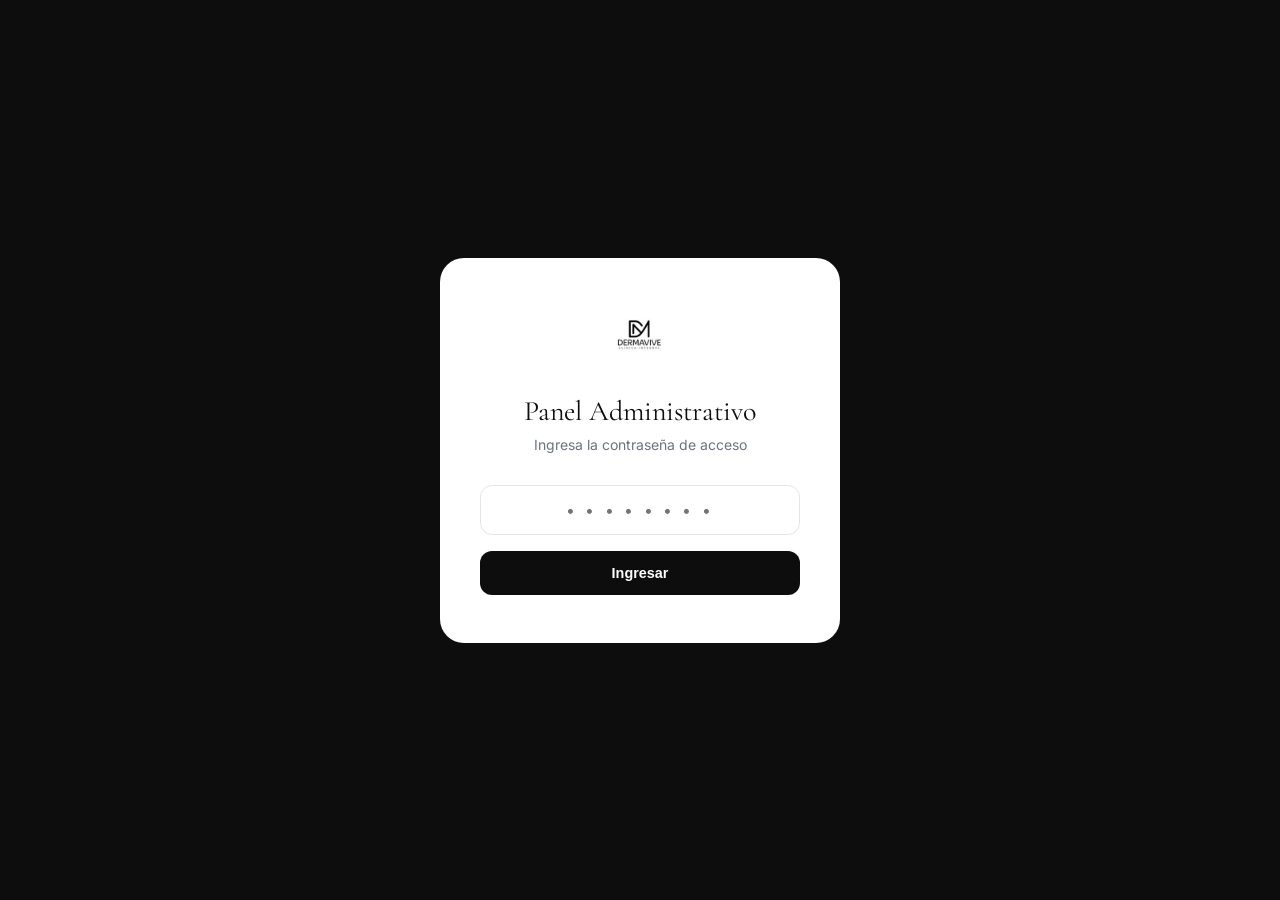
<file: admin.html>
<!DOCTYPE html>
<html lang="es">
<head>
  <meta charset="UTF-8">
  <meta name="viewport" content="width=device-width, initial-scale=1.0">
  <title>Panel Administrativo — Dermavive</title>
  <meta name="robots" content="noindex, nofollow">
  <link rel="icon" type="image/jpg" href="images/logo.jpg">
  <link rel="preconnect" href="https://fonts.googleapis.com">
  <link href="https://fonts.googleapis.com/css2?family=Inter:wght@300;400;500;600;700&family=Cormorant+Garamond:ital,wght@0,300;0,400;1,400&display=swap" rel="stylesheet">
  <style>
    :root {
      --blanco: #FFFFFF;
      --negro:  #0D0D0D;
      --rosa:   #F2C4CE;
      --rosa-s: #FAE8EC;
      --gris-f: #F5F5F5;
      --gris-m: #E5E5E5;
      --gris-t: #6B7280;
      --verde:  #10B981;
      --rojo:   #EF4444;
      --azul:   #3B82F6;
      --amber:  #F59E0B;
    }

    *, *::before, *::after { box-sizing: border-box; margin: 0; padding: 0; }
    body {
      font-family: 'Inter', sans-serif;
      background: var(--gris-f);
      color: var(--negro);
      min-height: 100vh;
    }

    /* ── LOGIN ── */
    .login-overlay {
      position: fixed;
      inset: 0;
      background: var(--negro);
      display: flex;
      align-items: center;
      justify-content: center;
      z-index: 1000;
    }
    .login-box {
      background: var(--blanco);
      border-radius: 24px;
      padding: 48px 40px;
      width: 100%;
      max-width: 400px;
      text-align: center;
    }
    .login-box img {
      height: 60px;
      margin: 0 auto 24px;
      object-fit: contain;
    }
    .login-box h1 {
      font-family: 'Cormorant Garamond', serif;
      font-size: 1.75rem;
      font-weight: 400;
      margin-bottom: 8px;
    }
    .login-box p {
      font-size: 0.875rem;
      color: var(--gris-t);
      margin-bottom: 32px;
    }
    .login-input {
      width: 100%;
      padding: 14px 18px;
      border: 1.5px solid var(--gris-m);
      border-radius: 12px;
      font-size: 1rem;
      font-family: 'Inter', sans-serif;
      outline: none;
      transition: border-color 0.2s;
      margin-bottom: 16px;
      text-align: center;
      letter-spacing: 0.2em;
    }
    .login-input:focus { border-color: var(--negro); }
    .login-btn {
      width: 100%;
      padding: 14px;
      background: var(--negro);
      color: var(--blanco);
      border: none;
      border-radius: 12px;
      font-size: 0.9rem;
      font-weight: 600;
      cursor: pointer;
      transition: opacity 0.2s;
    }
    .login-btn:hover { opacity: 0.85; }
    .login-error {
      margin-top: 12px;
      font-size: 0.8rem;
      color: var(--rojo);
      display: none;
    }
    .login-error.show { display: block; }

    /* ── LAYOUT ── */
    .app { display: none; min-height: 100vh; }
    .app.visible { display: flex; }

    /* Sidebar */
    .sidebar {
      width: 260px;
      background: var(--negro);
      color: var(--blanco);
      display: flex;
      flex-direction: column;
      position: fixed;
      top: 0;
      left: 0;
      bottom: 0;
      z-index: 50;
    }
    .sidebar__logo {
      padding: 28px 24px 20px;
      border-bottom: 1px solid rgba(255,255,255,0.06);
    }
    .sidebar__logo img {
      height: 44px;
      filter: brightness(10);
      object-fit: contain;
    }
    .sidebar__subtitle {
      font-size: 0.7rem;
      color: rgba(255,255,255,0.3);
      text-transform: uppercase;
      letter-spacing: 0.1em;
      margin-top: 6px;
    }
    .sidebar__nav {
      padding: 20px 12px;
      flex: 1;
    }
    .sidebar__nav a {
      display: flex;
      align-items: center;
      gap: 12px;
      padding: 11px 14px;
      border-radius: 10px;
      font-size: 0.875rem;
      color: rgba(255,255,255,0.55);
      text-decoration: none;
      transition: all 0.2s;
      margin-bottom: 4px;
      cursor: pointer;
    }
    .sidebar__nav a:hover,
    .sidebar__nav a.active {
      background: rgba(255,255,255,0.07);
      color: var(--blanco);
    }
    .sidebar__nav a.active {
      background: rgba(242,196,206,0.12);
      color: var(--rosa);
    }
    .sidebar__nav .nav-icon { font-size: 1rem; width: 20px; text-align: center; }

    .sidebar__footer {
      padding: 16px 24px;
      border-top: 1px solid rgba(255,255,255,0.06);
    }
    .sidebar__footer button {
      font-size: 0.8rem;
      color: rgba(255,255,255,0.3);
      background: none;
      border: none;
      cursor: pointer;
      transition: color 0.2s;
    }
    .sidebar__footer button:hover { color: var(--rosa); }

    /* Main */
    .main {
      margin-left: 260px;
      flex: 1;
      padding: 32px;
      min-height: 100vh;
    }

    /* Top bar */
    .topbar {
      display: flex;
      align-items: center;
      justify-content: space-between;
      margin-bottom: 32px;
    }
    .topbar h1 {
      font-family: 'Cormorant Garamond', serif;
      font-size: 2rem;
      font-weight: 400;
    }
    .topbar-actions { display: flex; gap: 12px; }

    /* Tabs */
    .tab { display: none; }
    .tab.active { display: block; }

    /* Stats cards */
    .stats-row {
      display: grid;
      grid-template-columns: repeat(4, 1fr);
      gap: 20px;
      margin-bottom: 28px;
    }
    .stat-card {
      background: var(--blanco);
      border-radius: 16px;
      padding: 24px;
      border: 1px solid var(--gris-m);
    }
    .stat-card__label {
      font-size: 0.75rem;
      color: var(--gris-t);
      text-transform: uppercase;
      letter-spacing: 0.08em;
      margin-bottom: 8px;
    }
    .stat-card__num {
      font-family: 'Cormorant Garamond', serif;
      font-size: 2.25rem;
      font-weight: 400;
      line-height: 1;
    }
    .stat-card__icon {
      font-size: 1.5rem;
      margin-bottom: 12px;
    }

    /* Buttons */
    .btn {
      display: inline-flex;
      align-items: center;
      gap: 8px;
      padding: 10px 20px;
      border-radius: 10px;
      font-size: 0.8125rem;
      font-weight: 600;
      cursor: pointer;
      transition: all 0.2s;
      border: none;
      font-family: 'Inter', sans-serif;
    }
    .btn-primary   { background: var(--negro); color: var(--blanco); }
    .btn-primary:hover { opacity: 0.85; }
    .btn-rosa      { background: var(--rosa); color: var(--negro); }
    .btn-rosa:hover { opacity: 0.85; }
    .btn-ghost     { background: var(--gris-f); color: var(--negro); border: 1px solid var(--gris-m); }
    .btn-ghost:hover { background: var(--gris-m); }
    .btn-verde     { background: #DCFCE7; color: #166534; }
    .btn-verde:hover { background: #BBF7D0; }
    .btn-sm { padding: 7px 14px; font-size: 0.75rem; }

    /* Card */
    .card {
      background: var(--blanco);
      border-radius: 16px;
      border: 1px solid var(--gris-m);
      overflow: hidden;
    }
    .card__header {
      padding: 20px 24px;
      border-bottom: 1px solid var(--gris-m);
      display: flex;
      align-items: center;
      justify-content: space-between;
      gap: 16px;
    }
    .card__header h2 {
      font-size: 1rem;
      font-weight: 600;
    }
    .card__body { padding: 0; }

    /* Table */
    .table-wrap { overflow-x: auto; }
    table { width: 100%; border-collapse: collapse; }
    thead th {
      font-size: 0.7rem;
      font-weight: 600;
      text-transform: uppercase;
      letter-spacing: 0.08em;
      color: var(--gris-t);
      padding: 12px 20px;
      text-align: left;
      background: var(--gris-f);
      border-bottom: 1px solid var(--gris-m);
    }
    tbody tr {
      border-bottom: 1px solid var(--gris-m);
      transition: background 0.15s;
    }
    tbody tr:last-child { border-bottom: none; }
    tbody tr:hover { background: var(--gris-f); }
    tbody td {
      padding: 14px 20px;
      font-size: 0.875rem;
      color: var(--negro);
      vertical-align: middle;
    }
    .td-secondary { color: var(--gris-t); font-size: 0.8rem; }

    /* Badge */
    .badge {
      display: inline-flex;
      align-items: center;
      padding: 3px 10px;
      border-radius: 100px;
      font-size: 0.7rem;
      font-weight: 600;
      letter-spacing: 0.04em;
    }
    .badge-verde  { background: #DCFCE7; color: #166534; }
    .badge-amber  { background: #FEF3C7; color: #92400E; }
    .badge-rojo   { background: #FEE2E2; color: #991B1B; }
    .badge-azul   { background: #DBEAFE; color: #1E40AF; }
    .badge-rosa   { background: var(--rosa-s); color: #9D174D; }

    /* Form */
    .form-grid { display: grid; grid-template-columns: 1fr 1fr; gap: 16px; }
    .form-group { display: flex; flex-direction: column; gap: 6px; }
    .form-group.full { grid-column: 1 / -1; }
    label {
      font-size: 0.8rem;
      font-weight: 500;
      color: var(--negro);
    }
    input, select, textarea {
      padding: 10px 14px;
      border: 1.5px solid var(--gris-m);
      border-radius: 10px;
      font-size: 0.9rem;
      font-family: 'Inter', sans-serif;
      outline: none;
      transition: border-color 0.2s;
      background: var(--blanco);
      width: 100%;
    }
    input:focus, select:focus, textarea:focus { border-color: var(--negro); }
    textarea { resize: vertical; min-height: 80px; }

    /* Modal */
    .modal-backdrop {
      position: fixed;
      inset: 0;
      background: rgba(0,0,0,0.5);
      z-index: 200;
      display: flex;
      align-items: center;
      justify-content: center;
      padding: 16px;
      display: none;
    }
    .modal-backdrop.open { display: flex; }
    .modal {
      background: var(--blanco);
      border-radius: 20px;
      width: 100%;
      max-width: 560px;
      max-height: 90vh;
      overflow-y: auto;
    }
    .modal__header {
      padding: 24px 28px 16px;
      display: flex;
      align-items: center;
      justify-content: space-between;
      border-bottom: 1px solid var(--gris-m);
    }
    .modal__header h3 {
      font-size: 1.1rem;
      font-weight: 600;
    }
    .modal__close {
      width: 32px; height: 32px;
      border: none; background: var(--gris-f);
      border-radius: 50%; cursor: pointer;
      font-size: 1rem;
      display: flex; align-items: center; justify-content: center;
    }
    .modal__body { padding: 24px 28px; }
    .modal__footer {
      padding: 16px 28px 24px;
      display: flex;
      gap: 12px;
      justify-content: flex-end;
    }

    /* Mensajes WSP panel */
    .wsp-template {
      background: var(--gris-f);
      border: 1px solid var(--gris-m);
      border-radius: 12px;
      padding: 16px 20px;
      margin-bottom: 12px;
      display: flex;
      align-items: flex-start;
      gap: 16px;
    }
    .wsp-template__icon {
      font-size: 1.25rem;
      flex-shrink: 0;
      margin-top: 2px;
    }
    .wsp-template__content { flex: 1; }
    .wsp-template__name {
      font-size: 0.8125rem;
      font-weight: 600;
      color: var(--negro);
      margin-bottom: 4px;
    }
    .wsp-template__text {
      font-size: 0.8rem;
      color: var(--gris-t);
      line-height: 1.5;
      font-style: italic;
    }
    .wsp-template__actions { display: flex; gap: 8px; flex-shrink: 0; margin-top: 2px; }

    /* Avatar initials */
    .avatar {
      width: 34px; height: 34px;
      border-radius: 50%;
      background: var(--rosa-s);
      color: #9D174D;
      display: inline-flex;
      align-items: center;
      justify-content: center;
      font-size: 0.75rem;
      font-weight: 700;
      flex-shrink: 0;
    }

    .search-bar {
      display: flex;
      align-items: center;
      gap: 8px;
      padding: 9px 14px;
      border: 1.5px solid var(--gris-m);
      border-radius: 10px;
      background: var(--blanco);
    }
    .search-bar input {
      border: none;
      outline: none;
      font-size: 0.875rem;
      width: 200px;
      padding: 0;
    }

    /* Empty state */
    .empty-state {
      text-align: center;
      padding: 60px 24px;
      color: var(--gris-t);
    }
    .empty-state svg { width: 48px; height: 48px; opacity: 0.3; margin: 0 auto 16px; }
    .empty-state p { font-size: 0.9rem; }

    @media (max-width: 1024px) {
      .stats-row { grid-template-columns: repeat(2, 1fr); }
    }
    @media (max-width: 768px) {
      .sidebar { transform: translateX(-100%); transition: transform 0.3s; }
      .sidebar.open { transform: translateX(0); }
      .main { margin-left: 0; padding: 20px 16px; }
      .stats-row { grid-template-columns: 1fr 1fr; }
      .form-grid { grid-template-columns: 1fr; }
    }
  </style>
</head>
<body>

  <!-- ══════ LOGIN ══════ -->
  <div class="login-overlay" id="loginOverlay">
    <div class="login-box">
      <img src="images/logo.jpg" alt="Dermavive">
      <h1>Panel Administrativo</h1>
      <p>Ingresa la contraseña de acceso</p>
      <input
        type="password"
        id="passwordInput"
        class="login-input"
        placeholder="• • • • • • • •"
        autocomplete="current-password"
        onkeydown="if(event.key==='Enter')doLogin()"
      >
      <button class="login-btn" onclick="doLogin()">Ingresar</button>
      <p class="login-error" id="loginError">Contraseña incorrecta. Intenta nuevamente.</p>
    </div>
  </div>

  <!-- ══════ APP ══════ -->
  <div class="app" id="app">

    <!-- Sidebar -->
    <aside class="sidebar">
      <div class="sidebar__logo">
        <img src="images/logo.jpg" alt="Dermavive">
        <div class="sidebar__subtitle">Panel Administrativo</div>
      </div>

      <nav class="sidebar__nav">
        <a onclick="showTab('dashboard')" class="active" id="nav-dashboard">
          <span class="nav-icon">📊</span> Dashboard
        </a>
        <a onclick="showTab('clientes')" id="nav-clientes">
          <span class="nav-icon">👤</span> Clientes
        </a>
        <a onclick="showTab('mensajes')" id="nav-mensajes">
          <span class="nav-icon">💬</span> Mensajes WhatsApp
        </a>
      </nav>

      <div class="sidebar__footer">
        <button onclick="doLogout()">⬅ Cerrar sesión</button>
      </div>
    </aside>

    <!-- Main content -->
    <main class="main">

      <!-- ───── TAB: DASHBOARD ───── -->
      <div class="tab active" id="tab-dashboard">
        <div class="topbar">
          <div>
            <h1>Dashboard</h1>
            <p style="font-size:0.8rem;color:var(--gris-t);margin-top:4px;" id="fecha-hoy"></p>
          </div>
          <div class="topbar-actions">
            <a href="index.html" class="btn btn-ghost" style="text-decoration:none;">← Ver sitio</a>
          </div>
        </div>

        <div class="stats-row">
          <div class="stat-card">
            <div class="stat-card__icon">👥</div>
            <div class="stat-card__label">Total clientes</div>
            <div class="stat-card__num" id="stat-total">0</div>
          </div>
          <div class="stat-card">
            <div class="stat-card__icon">🌸</div>
            <div class="stat-card__label">Este mes</div>
            <div class="stat-card__num" id="stat-mes">0</div>
          </div>
          <div class="stat-card">
            <div class="stat-card__icon">📅</div>
            <div class="stat-card__label">Esta semana</div>
            <div class="stat-card__num" id="stat-semana">0</div>
          </div>
          <div class="stat-card">
            <div class="stat-card__icon">⭐</div>
            <div class="stat-card__label">Tratamiento top</div>
            <div class="stat-card__num" style="font-size:1rem;margin-top:4px;" id="stat-top">—</div>
          </div>
        </div>

        <div class="card">
          <div class="card__header">
            <h2>Clientes recientes</h2>
            <button class="btn btn-primary" onclick="showTab('clientes')">Ver todos</button>
          </div>
          <div class="card__body table-wrap">
            <table>
              <thead>
                <tr>
                  <th>Cliente</th>
                  <th>Tratamiento</th>
                  <th>Fecha</th>
                  <th>Estado</th>
                </tr>
              </thead>
              <tbody id="recent-tbody">
                <tr><td colspan="4"><div class="empty-state"><p>Sin registros aún</p></div></td></tr>
              </tbody>
            </table>
          </div>
        </div>
      </div>

      <!-- ───── TAB: CLIENTES ───── -->
      <div class="tab" id="tab-clientes">
        <div class="topbar">
          <h1>Clientes</h1>
          <div class="topbar-actions">
            <div class="search-bar">
              <span>🔍</span>
              <input type="text" placeholder="Buscar cliente..." id="search-input" oninput="renderTable()">
            </div>
            <button class="btn btn-primary" onclick="openModal()">+ Nuevo Cliente</button>
          </div>
        </div>

        <div class="card">
          <div class="card__header">
            <h2>Registro de clientes</h2>
            <span id="count-badge" class="badge badge-azul">0 registros</span>
          </div>
          <div class="card__body table-wrap">
            <table>
              <thead>
                <tr>
                  <th>Nombre</th>
                  <th>Tratamiento</th>
                  <th>Teléfono</th>
                  <th>Correo</th>
                  <th>Fecha</th>
                  <th>Estado</th>
                  <th>Acciones</th>
                </tr>
              </thead>
              <tbody id="clientes-tbody">
                <tr><td colspan="7"><div class="empty-state"><p>Sin clientes registrados. Agrega el primero.</p></div></td></tr>
              </tbody>
            </table>
          </div>
        </div>
      </div>

      <!-- ───── TAB: MENSAJES ───── -->
      <div class="tab" id="tab-mensajes">
        <div class="topbar">
          <h1>Mensajes WhatsApp</h1>
        </div>

        <div style="display:grid;grid-template-columns:1fr 1fr;gap:24px;">

          <!-- Templates predeterminados -->
          <div>
            <div class="card" style="margin-bottom:24px;">
              <div class="card__header"><h2>📋 Templates de mensaje</h2></div>
              <div class="card__body" style="padding:20px;">
                <p style="font-size:0.8rem;color:var(--gris-t);margin-bottom:16px;">
                  Selecciona un cliente de la tabla y usa estos botones para generar el mensaje listo para enviar.
                </p>

                <div class="wsp-template">
                  <span class="wsp-template__icon">✅</span>
                  <div class="wsp-template__content">
                    <div class="wsp-template__name">Confirmación de pago</div>
                    <div class="wsp-template__text">
                      "¡Hola [Nombre]! 🌸 Confirmamos la recepción de tu pago. Tu cita en Clínica Dermavive está agendada. ¡Te esperamos!"
                    </div>
                  </div>
                </div>

                <div class="wsp-template">
                  <span class="wsp-template__icon">💆</span>
                  <div class="wsp-template__content">
                    <div class="wsp-template__name">Seguimiento 24h post-tratamiento</div>
                    <div class="wsp-template__text">
                      "¡Hola [Nombre]! 💕 Han pasado 24 horas desde tu tratamiento. ¿Cómo te estás sintiendo? Recuerda seguir los cuidados indicados. Ante cualquier consulta, estamos aquí. — Dra. Meli"
                    </div>
                  </div>
                </div>

                <div class="wsp-template">
                  <span class="wsp-template__icon">📅</span>
                  <div class="wsp-template__content">
                    <div class="wsp-template__name">Recordatorio de cita</div>
                    <div class="wsp-template__text">
                      "¡Hola [Nombre]! 🌺 Te recordamos que mañana tienes tu cita en Clínica Dermavive. ¡Te esperamos! Ante cualquier cambio, avísanos con anticipación."
                    </div>
                  </div>
                </div>

                <div class="wsp-template">
                  <span class="wsp-template__icon">🌟</span>
                  <div class="wsp-template__content">
                    <div class="wsp-template__name">Invitación a reseña</div>
                    <div class="wsp-template__text">
                      "¡Hola [Nombre]! 💛 Esperamos que estés encantada con tu resultado. Si tienes un momento, nos encantaría que compartieras tu experiencia en Instagram. ¡Tu opinión es muy importante para nosotras! — Dra. Meli"
                    </div>
                  </div>
                </div>
              </div>
            </div>
          </div>

          <!-- Enviar mensaje a cliente -->
          <div>
            <div class="card">
              <div class="card__header"><h2>📲 Enviar mensaje</h2></div>
              <div class="card__body" style="padding:20px;">
                <div class="form-group" style="margin-bottom:16px;">
                  <label>Seleccionar cliente</label>
                  <select id="msg-cliente-select">
                    <option value="">— Selecciona un cliente —</option>
                  </select>
                </div>
                <div class="form-group" style="margin-bottom:16px;">
                  <label>Template de mensaje</label>
                  <select id="msg-template-select">
                    <option value="pago">✅ Confirmación de pago</option>
                    <option value="seguimiento">💆 Seguimiento 24h post-tratamiento</option>
                    <option value="recordatorio">📅 Recordatorio de cita</option>
                    <option value="resena">🌟 Invitación a reseña</option>
                  </select>
                </div>
                <div class="form-group" style="margin-bottom:20px;">
                  <label>Vista previa del mensaje</label>
                  <textarea id="msg-preview" rows="5" readonly style="background:var(--gris-f);color:var(--gris-t);"></textarea>
                </div>
                <button class="btn btn-verde" style="width:100%;justify-content:center;" onclick="enviarWSP()">
                  <svg width="16" height="16" viewBox="0 0 24 24" fill="currentColor"><path d="M17.472 14.382c-.297-.149-1.758-.867-2.03-.967-.273-.099-.471-.148-.67.15-.197.297-.767.966-.94 1.164-.173.199-.347.223-.644.075-.297-.15-1.255-.463-2.39-1.475-.883-.788-1.48-1.761-1.653-2.059-.173-.297-.018-.458.13-.606.134-.133.298-.347.446-.52.149-.174.198-.298.298-.497.099-.198.05-.371-.025-.52-.075-.149-.669-1.612-.916-2.207-.242-.579-.487-.5-.669-.51-.173-.008-.371-.01-.57-.01-.198 0-.52.074-.792.372-.272.297-1.04 1.016-1.04 2.479 0 1.462 1.065 2.875 1.213 3.074.149.198 2.096 3.2 5.077 4.487.709.306 1.262.489 1.694.625.712.227 1.36.195 1.871.118.571-.085 1.758-.719 2.006-1.413.248-.694.248-1.289.173-1.413-.074-.124-.272-.198-.57-.347m-5.421 7.403h-.004a9.87 9.87 0 01-5.031-1.378l-.361-.214-3.741.982.998-3.648-.235-.374a9.86 9.86 0 01-1.51-5.26c.001-5.45 4.436-9.884 9.888-9.884 2.64 0 5.122 1.03 6.988 2.898a9.825 9.825 0 012.893 6.994c-.003 5.45-4.437 9.884-9.885 9.884m8.413-18.297A11.815 11.815 0 0012.05 0C5.495 0 .16 5.335.157 11.892c0 2.096.547 4.142 1.588 5.945L0 24l6.335-1.662c1.72.94 3.659 1.437 5.63 1.438h.004c6.554 0 11.89-5.335 11.893-11.893a11.821 11.821 0 00-3.48-8.413z"/></svg>
                  Abrir WhatsApp con este mensaje
                </button>
                <p style="font-size:0.75rem;color:var(--gris-t);text-align:center;margin-top:10px;">
                  Se abrirá WhatsApp Web con el mensaje listo para enviar.
                </p>
              </div>
            </div>
          </div>
        </div>
      </div>

    </main>
  </div>

  <!-- ══════ MODAL: NUEVO / EDITAR CLIENTE ══════ -->
  <div class="modal-backdrop" id="modalBackdrop">
    <div class="modal">
      <div class="modal__header">
        <h3 id="modal-title">Nuevo Cliente</h3>
        <button class="modal__close" onclick="closeModal()">✕</button>
      </div>
      <div class="modal__body">
        <div class="form-grid">
          <div class="form-group">
            <label for="f-nombre">Nombre completo *</label>
            <input type="text" id="f-nombre" placeholder="Ej: María González">
          </div>
          <div class="form-group">
            <label for="f-tel">Teléfono *</label>
            <input type="tel" id="f-tel" placeholder="+56 9 0000 0000">
          </div>
          <div class="form-group">
            <label for="f-correo">Correo electrónico</label>
            <input type="email" id="f-correo" placeholder="correo@ejemplo.com">
          </div>
          <div class="form-group">
            <label for="f-fecha">Fecha de atención *</label>
            <input type="date" id="f-fecha">
          </div>
          <div class="form-group full">
            <label for="f-tratamiento">Tratamiento *</label>
            <select id="f-tratamiento">
              <option value="">— Seleccionar —</option>
              <option>Botox (1 a 3 zonas)</option>
              <option>Botox Fullface</option>
              <option>Hilos Tensores</option>
              <option>20 Hilos Revitalizantes</option>
              <option>Ácido Hialurónico Clásico</option>
              <option>Ácido Hialurónico Premium</option>
              <option>Rinolips Classic</option>
              <option>Rinolips Premium</option>
              <option>Bioestimulador Novuma</option>
              <option>Bioestimulador Cientific</option>
              <option>Bioestimulador HarmonyCa</option>
              <option>ADN de Salmón (sesión)</option>
              <option>ADN de Salmón (pack)</option>
              <option>Cóctel de Vitaminas (sesión)</option>
              <option>Cóctel de Vitaminas (pack)</option>
              <option>Pack Limpieza + Peeling + Vitaminas</option>
              <option>Quemador de Grasa (sesión)</option>
              <option>Quemador de Grasa (pack)</option>
              <option>Skinbooster</option>
              <option>Limpieza Facial</option>
              <option>Peeling Químico</option>
              <option>Láser Fraccionado</option>
              <option>Radiofrecuencia</option>
              <option>Dermapen</option>
              <option>Remodelación Corporal</option>
              <option>Bruxismo con Botox</option>
            </select>
          </div>
          <div class="form-group">
            <label for="f-estado">Estado del pago</label>
            <select id="f-estado">
              <option value="pagado">Pagado ✅</option>
              <option value="pendiente">Pendiente ⏳</option>
              <option value="reservado">Reservado 📅</option>
            </select>
          </div>
          <div class="form-group full">
            <label for="f-notas">Notas adicionales</label>
            <textarea id="f-notas" placeholder="Observaciones, alergias, indicaciones especiales..."></textarea>
          </div>
        </div>
      </div>
      <div class="modal__footer">
        <button class="btn btn-ghost" onclick="closeModal()">Cancelar</button>
        <button class="btn btn-primary" onclick="guardarCliente()" id="modal-save-btn">Guardar Cliente</button>
      </div>
    </div>
  </div>

  <script>
    // ── CONTRASEÑA ──
    // IMPORTANTE: Cambia esta contraseña antes de publicar
    const CONTRASENA = 'dermavive2026';
    let editingId = null;

    function doLogin() {
      const val = document.getElementById('passwordInput').value;
      if (val === CONTRASENA) {
        document.getElementById('loginOverlay').style.display = 'none';
        document.getElementById('app').classList.add('visible');
        init();
      } else {
        document.getElementById('loginError').classList.add('show');
        document.getElementById('passwordInput').value = '';
      }
    }

    function doLogout() {
      document.getElementById('loginOverlay').style.display = 'flex';
      document.getElementById('app').classList.remove('visible');
      document.getElementById('passwordInput').value = '';
      document.getElementById('loginError').classList.remove('show');
    }

    // ── TABS ──
    function showTab(name) {
      document.querySelectorAll('.tab').forEach(t => t.classList.remove('active'));
      document.querySelectorAll('.sidebar__nav a').forEach(a => a.classList.remove('active'));
      document.getElementById('tab-' + name).classList.add('active');
      document.getElementById('nav-' + name).classList.add('active');
      if (name === 'clientes') renderTable();
      if (name === 'dashboard') renderDashboard();
      if (name === 'mensajes') renderMsgClientes();
    }

    // ── STORAGE ──
    function getClientes() {
      return JSON.parse(localStorage.getItem('dermavive_clientes') || '[]');
    }
    function saveClientes(arr) {
      localStorage.setItem('dermavive_clientes', JSON.stringify(arr));
    }

    // ── INIT ──
    function init() {
      const hoy = new Date();
      document.getElementById('fecha-hoy').textContent =
        hoy.toLocaleDateString('es-CL', { weekday:'long', year:'numeric', month:'long', day:'numeric' });
      document.getElementById('f-fecha').value = hoy.toISOString().split('T')[0];
      renderDashboard();
      renderTable();
    }

    // ── DASHBOARD ──
    function renderDashboard() {
      const clientes = getClientes();
      document.getElementById('stat-total').textContent = clientes.length;

      const hoy = new Date();
      const mesActual = hoy.getMonth();
      const anio = hoy.getFullYear();
      const inicioSemana = new Date(hoy);
      inicioSemana.setDate(hoy.getDate() - hoy.getDay());

      const esteMes = clientes.filter(c => {
        const f = new Date(c.fecha);
        return f.getMonth() === mesActual && f.getFullYear() === anio;
      }).length;

      const estaSemana = clientes.filter(c => {
        const f = new Date(c.fecha);
        return f >= inicioSemana;
      }).length;

      document.getElementById('stat-mes').textContent = esteMes;
      document.getElementById('stat-semana').textContent = estaSemana;

      // Tratamiento top
      const freq = {};
      clientes.forEach(c => { freq[c.tratamiento] = (freq[c.tratamiento] || 0) + 1; });
      const top = Object.entries(freq).sort((a,b) => b[1]-a[1])[0];
      document.getElementById('stat-top').textContent = top
        ? top[0].split(' ').slice(0,2).join(' ')
        : '—';

      // Recientes
      const tbody = document.getElementById('recent-tbody');
      const recientes = [...clientes].sort((a,b) => new Date(b.fecha) - new Date(a.fecha)).slice(0, 5);
      if (recientes.length === 0) {
        tbody.innerHTML = '<tr><td colspan="4"><div class="empty-state"><p>Sin registros aún</p></div></td></tr>';
      } else {
        tbody.innerHTML = recientes.map(c => `
          <tr>
            <td>
              <div style="display:flex;align-items:center;gap:10px;">
                <div class="avatar">${initials(c.nombre)}</div>
                <div>
                  <div style="font-weight:500;">${c.nombre}</div>
                  <div class="td-secondary">${c.tel}</div>
                </div>
              </div>
            </td>
            <td>${c.tratamiento}</td>
            <td>${formatFecha(c.fecha)}</td>
            <td>${estadoBadge(c.estado)}</td>
          </tr>
        `).join('');
      }
    }

    // ── TABLA CLIENTES ──
    function renderTable() {
      const clientes = getClientes();
      const q = (document.getElementById('search-input')?.value || '').toLowerCase();
      const filtered = clientes.filter(c =>
        c.nombre.toLowerCase().includes(q) ||
        c.tratamiento.toLowerCase().includes(q) ||
        (c.correo || '').toLowerCase().includes(q)
      );

      document.getElementById('count-badge').textContent = filtered.length + ' registros';

      const tbody = document.getElementById('clientes-tbody');
      if (filtered.length === 0) {
        tbody.innerHTML = `<tr><td colspan="7"><div class="empty-state"><p>${clientes.length === 0 ? 'Sin clientes aún. Agrega el primero.' : 'Sin resultados.'}</p></div></td></tr>`;
        return;
      }

      tbody.innerHTML = [...filtered].sort((a,b) => new Date(b.fecha)-new Date(a.fecha)).map(c => `
        <tr>
          <td>
            <div style="display:flex;align-items:center;gap:10px;">
              <div class="avatar">${initials(c.nombre)}</div>
              <div>
                <div style="font-weight:500;">${c.nombre}</div>
                ${c.notas ? `<div class="td-secondary" title="${c.notas}">📝 Con notas</div>` : ''}
              </div>
            </div>
          </td>
          <td>${c.tratamiento}</td>
          <td><a href="https://wa.me/${c.tel.replace(/\D/g,'')}" target="_blank" style="color:var(--negro);font-weight:500;">${c.tel}</a></td>
          <td class="td-secondary">${c.correo || '—'}</td>
          <td>${formatFecha(c.fecha)}</td>
          <td>${estadoBadge(c.estado)}</td>
          <td>
            <div style="display:flex;gap:6px;">
              <button class="btn btn-ghost btn-sm" onclick="editCliente('${c.id}')">✏️ Editar</button>
              <button class="btn btn-ghost btn-sm" style="color:var(--rojo);" onclick="deleteCliente('${c.id}')">🗑</button>
            </div>
          </td>
        </tr>
      `).join('');
    }

    // ── MODAL CLIENTES ──
    function openModal(id = null) {
      editingId = id;
      document.getElementById('modal-title').textContent = id ? 'Editar Cliente' : 'Nuevo Cliente';
      document.getElementById('modal-save-btn').textContent = id ? 'Guardar Cambios' : 'Guardar Cliente';

      if (id) {
        const c = getClientes().find(x => x.id === id);
        if (c) {
          document.getElementById('f-nombre').value = c.nombre;
          document.getElementById('f-tel').value = c.tel;
          document.getElementById('f-correo').value = c.correo || '';
          document.getElementById('f-fecha').value = c.fecha;
          document.getElementById('f-tratamiento').value = c.tratamiento;
          document.getElementById('f-estado').value = c.estado;
          document.getElementById('f-notas').value = c.notas || '';
        }
      } else {
        document.getElementById('f-nombre').value = '';
        document.getElementById('f-tel').value = '';
        document.getElementById('f-correo').value = '';
        document.getElementById('f-fecha').value = new Date().toISOString().split('T')[0];
        document.getElementById('f-tratamiento').value = '';
        document.getElementById('f-estado').value = 'pagado';
        document.getElementById('f-notas').value = '';
      }
      document.getElementById('modalBackdrop').classList.add('open');
    }

    function closeModal() {
      document.getElementById('modalBackdrop').classList.remove('open');
      editingId = null;
    }

    document.getElementById('modalBackdrop').addEventListener('click', e => {
      if (e.target === e.currentTarget) closeModal();
    });

    function guardarCliente() {
      const nombre = document.getElementById('f-nombre').value.trim();
      const tel    = document.getElementById('f-tel').value.trim();
      const fecha  = document.getElementById('f-fecha').value;
      const trat   = document.getElementById('f-tratamiento').value;

      if (!nombre || !tel || !fecha || !trat) {
        alert('Por favor completa los campos obligatorios (*)');
        return;
      }

      const clientes = getClientes();
      const data = {
        nombre,
        tel,
        correo:     document.getElementById('f-correo').value.trim(),
        fecha,
        tratamiento: trat,
        estado:     document.getElementById('f-estado').value,
        notas:      document.getElementById('f-notas').value.trim(),
      };

      if (editingId) {
        const idx = clientes.findIndex(c => c.id === editingId);
        if (idx !== -1) clientes[idx] = { ...clientes[idx], ...data };
      } else {
        data.id = Date.now().toString(36) + Math.random().toString(36).slice(2);
        data.creado = new Date().toISOString();
        clientes.push(data);
      }

      saveClientes(clientes);
      closeModal();
      renderTable();
      renderDashboard();
    }

    function editCliente(id) { openModal(id); }

    function deleteCliente(id) {
      if (!confirm('¿Eliminar este cliente? Esta acción no se puede deshacer.')) return;
      saveClientes(getClientes().filter(c => c.id !== id));
      renderTable();
      renderDashboard();
    }

    // ── MENSAJES ──
    const templates = {
      pago:         (n) => `¡Hola ${n}! 🌸 Confirmamos la recepción de tu pago. Tu cita en Clínica Dermavive está agendada. ¡Te esperamos!`,
      seguimiento:  (n) => `¡Hola ${n}! 💕 Han pasado 24 horas desde tu tratamiento. ¿Cómo te estás sintiendo? Recuerda seguir los cuidados indicados. Ante cualquier consulta, estamos aquí. — Dra. Meli`,
      recordatorio: (n) => `¡Hola ${n}! 🌺 Te recordamos que mañana tienes tu cita en Clínica Dermavive. ¡Te esperamos! Ante cualquier cambio, avísanos con anticipación.`,
      resena:       (n) => `¡Hola ${n}! 💛 Esperamos que estés encantada con tu resultado. Si tienes un momento, nos encantaría que compartieras tu experiencia en Instagram. ¡Tu opinión es muy importante para nosotras! — Dra. Meli`,
    };

    function renderMsgClientes() {
      const sel = document.getElementById('msg-cliente-select');
      const clientes = getClientes();
      sel.innerHTML = '<option value="">— Selecciona un cliente —</option>' +
        clientes.map(c => `<option value="${c.id}" data-tel="${c.tel}" data-nombre="${c.nombre}">${c.nombre} — ${c.tel}</option>`).join('');
      updatePreview();
    }

    function updatePreview() {
      const sel     = document.getElementById('msg-cliente-select');
      const tplKey  = document.getElementById('msg-template-select').value;
      const opt     = sel.options[sel.selectedIndex];
      const nombre  = opt?.dataset?.nombre || '[Nombre]';
      document.getElementById('msg-preview').value = templates[tplKey](nombre);
    }

    document.addEventListener('change', e => {
      if (e.target.id === 'msg-cliente-select' || e.target.id === 'msg-template-select') updatePreview();
    });

    function enviarWSP() {
      const sel  = document.getElementById('msg-cliente-select');
      const opt  = sel.options[sel.selectedIndex];
      if (!opt || !opt.value) { alert('Selecciona un cliente primero.'); return; }
      const tel  = opt.dataset.tel.replace(/\D/g, '');
      const msg  = document.getElementById('msg-preview').value;
      const url  = `https://wa.me/${tel.startsWith('56') ? tel : '56' + tel}?text=${encodeURIComponent(msg)}`;
      window.open(url, '_blank');
    }

    // ── HELPERS ──
    function initials(nombre) {
      return nombre.split(' ').slice(0,2).map(w => w[0]).join('').toUpperCase();
    }

    function formatFecha(iso) {
      if (!iso) return '—';
      const [y, m, d] = iso.split('-');
      return `${d}/${m}/${y}`;
    }

    function estadoBadge(e) {
      const map = {
        pagado:    ['badge-verde', '✅ Pagado'],
        pendiente: ['badge-amber', '⏳ Pendiente'],
        reservado: ['badge-azul',  '📅 Reservado'],
      };
      const [cls, txt] = map[e] || ['badge-rosa', e];
      return `<span class="badge ${cls}">${txt}</span>`;
    }
  </script>

</body>
</html>
</file>
<file: style.css>
.footer__admin-link {
  display: inline-flex;
  align-items: center;
  gap: 6px;
  font-size: 0.7rem;
  font-weight: 500;
  color: rgba(255,255,255,0.08);
  background: transparent;
  border: 1px solid rgba(255,255,255,0.05);
  padding: 5px 10px;
  border-radius: 6px;
  letter-spacing: 0.06em;
  text-transform: uppercase;
  transition: color 0.3s, background 0.3s, border-color 0.3s;
  text-decoration: none;
}
.footer__admin-link:hover {
  color: rgba(255,255,255,0.45);
  background: rgba(255,255,255,0.05);
  border-color: rgba(255,255,255,0.12);
}
/* =============================================
   DERMAVIVE — Sistema de Diseño
   Paleta: Blanco / Negro / Rosa Palo
   ============================================= */

@import url('https://fonts.googleapis.com/css2?family=Cormorant+Garamond:ital,wght@0,300;0,400;0,600;1,300;1,400&family=Inter:wght@300;400;500;600&display=swap');

/* ── Variables ── */
:root {
  --blanco:      #FFFFFF;
  --negro:       #0D0D0D;
  --negro-suave: #1A1A1A;
  --rosa-palo:   #F2C4CE;
  --rosa-suave:  #FAE8EC;
  --rosa-medio:  #E8A0B0;
  --gris-claro:  #F7F7F7;
  --gris-medio:  #E5E5E5;
  --gris-texto:  #666666;

  --font-serif: 'Cormorant Garamond', serif;
  --font-sans:  'Inter', sans-serif;

  --radius-sm:  8px;
  --radius-md:  16px;
  --radius-lg:  32px;
  --radius-xl:  48px;

  --sombra-suave: 0 4px 24px rgba(0,0,0,0.07);
  --sombra-media: 0 8px 48px rgba(0,0,0,0.12);
  --sombra-fuerte:0 16px 64px rgba(0,0,0,0.18);

  --transicion: all 0.35s cubic-bezier(0.4, 0, 0.2, 1);
}

/* ── Reset & Base ── */
*, *::before, *::after { box-sizing: border-box; margin: 0; padding: 0; }

html { scroll-behavior: smooth; font-size: 16px; }

body {
  font-family: var(--font-sans);
  background-color: var(--blanco);
  color: var(--negro);
  line-height: 1.6;
  overflow-x: hidden;
}

img { display: block; max-width: 100%; }
a  { text-decoration: none; color: inherit; }
ul { list-style: none; }

/* ── Utilidades ── */
.container {
  max-width: 1200px;
  margin: 0 auto;
  padding: 0 24px;
}

.serif     { font-family: var(--font-serif); }
.italic    { font-style: italic; }
.text-center { text-align: center; }

/* ── Botones ── */
.btn {
  display: inline-flex;
  align-items: center;
  gap: 10px;
  padding: 14px 32px;
  border-radius: 100px;
  font-family: var(--font-sans);
  font-size: 0.875rem;
  font-weight: 600;
  letter-spacing: 0.04em;
  text-transform: uppercase;
  transition: var(--transicion);
  cursor: pointer;
  border: none;
  white-space: nowrap;
}

.btn-negro {
  background: var(--negro);
  color: var(--blanco);
}
.btn-negro:hover {
  background: var(--negro-suave);
  transform: translateY(-2px);
  box-shadow: 0 8px 24px rgba(0,0,0,0.25);
}

.btn-rosa {
  background: var(--rosa-palo);
  color: var(--negro);
}
.btn-rosa:hover {
  background: var(--rosa-medio);
  transform: translateY(-2px);
  box-shadow: 0 8px 24px rgba(242,196,206,0.5);
}

.btn-outline {
  background: transparent;
  color: var(--negro);
  border: 2px solid var(--negro);
}
.btn-outline:hover {
  background: var(--negro);
  color: var(--blanco);
  transform: translateY(-2px);
}

.btn-outline-blanco {
  background: transparent;
  color: var(--blanco);
  border: 2px solid rgba(255,255,255,0.6);
}
.btn-outline-blanco:hover {
  background: rgba(255,255,255,0.15);
  border-color: var(--blanco);
}

/* ── Navbar ── */
.navbar {
  position: fixed;
  top: 0;
  left: 0;
  right: 0;
  z-index: 100;
  background: rgba(255,255,255,0.96);
  backdrop-filter: blur(16px);
  -webkit-backdrop-filter: blur(16px);
  border-bottom: 1px solid var(--gris-medio);
  transition: var(--transicion);
}

.navbar.scrolled {
  box-shadow: var(--sombra-suave);
}

.navbar__inner {
  display: flex;
  align-items: center;
  justify-content: space-between;
  height: 76px;
  max-width: 1200px;
  margin: 0 auto;
  padding: 0 24px;
}

.navbar__logo {
  display: flex;
  align-items: center;
  gap: 12px;
  flex-shrink: 0;
}
.navbar__logo img {
  height: 48px;
  width: auto;
  object-fit: contain;
}

.navbar__links {
  display: flex;
  align-items: center;
  gap: 40px;
}

.navbar__links a {
  font-size: 0.8125rem;
  font-weight: 500;
  letter-spacing: 0.06em;
  text-transform: uppercase;
  color: var(--negro);
  transition: color 0.2s;
  position: relative;
}
.navbar__links a::after {
  content: '';
  position: absolute;
  bottom: -3px;
  left: 0;
  width: 0;
  height: 1px;
  background: var(--negro);
  transition: width 0.3s;
}
.navbar__links a:hover::after { width: 100%; }

.navbar__cta { display: flex; gap: 12px; align-items: center; }

.navbar__hamburger {
  display: none;
  flex-direction: column;
  gap: 5px;
  cursor: pointer;
  background: none;
  border: none;
  padding: 4px;
}
.navbar__hamburger span {
  display: block;
  width: 24px;
  height: 2px;
  background: var(--negro);
  transition: var(--transicion);
  border-radius: 2px;
}

/* Mobile nav */
.mobile-nav {
  display: none;
  position: fixed;
  inset: 0;
  background: var(--blanco);
  z-index: 99;
  flex-direction: column;
  align-items: center;
  justify-content: center;
  gap: 40px;
}
.mobile-nav.open { display: flex; }
.mobile-nav a {
  font-family: var(--font-serif);
  font-size: 2.5rem;
  font-weight: 300;
  color: var(--negro);
  transition: color 0.2s;
}
.mobile-nav a:hover { color: var(--rosa-medio); }
.mobile-nav__close {
  position: absolute;
  top: 24px;
  right: 24px;
  background: none;
  border: none;
  font-size: 2rem;
  cursor: pointer;
  color: var(--negro);
  line-height: 1;
}

/* ── HERO ── */
.hero {
  min-height: 100vh;
  display: flex;
  flex-direction: column;
  align-items: center;
  justify-content: center;
  text-align: center;
  padding: 120px 24px 80px;
  background: var(--blanco);
  position: relative;
  overflow: hidden;
}

.hero::before {
  content: '';
  position: absolute;
  top: -10%;
  right: -15%;
  width: 600px;
  height: 600px;
  border-radius: 50%;
  background: radial-gradient(circle, var(--rosa-suave) 0%, transparent 70%);
  pointer-events: none;
}
.hero::after {
  content: '';
  position: absolute;
  bottom: -10%;
  left: -15%;
  width: 500px;
  height: 500px;
  border-radius: 50%;
  background: radial-gradient(circle, var(--rosa-suave) 0%, transparent 70%);
  pointer-events: none;
}

.hero__logo {
  width: min(260px, 60vw);
  height: auto;
  margin-bottom: 32px;
  animation: fadeInDown 0.8s ease both;
}

.hero__tagline {
  font-family: var(--font-serif);
  font-size: clamp(2.2rem, 5vw, 4rem);
  font-weight: 300;
  line-height: 1.2;
  color: var(--negro);
  margin-bottom: 20px;
  animation: fadeInUp 0.8s ease 0.2s both;
}
.hero__tagline em {
  font-style: italic;
  color: var(--rosa-medio);
}

.hero__sub {
  font-size: 1rem;
  color: var(--gris-texto);
  max-width: 480px;
  margin: 0 auto 48px;
  animation: fadeInUp 0.8s ease 0.35s both;
}

.hero__ctas {
  display: flex;
  gap: 16px;
  justify-content: center;
  flex-wrap: wrap;
  animation: fadeInUp 0.8s ease 0.5s both;
}

.hero__scroll {
  position: absolute;
  bottom: 36px;
  left: 50%;
  transform: translateX(-50%);
  animation: bounce 2s infinite;
  color: var(--gris-texto);
  font-size: 0.75rem;
  letter-spacing: 0.1em;
  text-transform: uppercase;
  display: flex;
  flex-direction: column;
  align-items: center;
  gap: 8px;
}
.hero__scroll svg { width: 20px; height: 20px; }

/* Badge IG en hero */
.hero__ig-badge {
  display: inline-flex;
  align-items: center;
  gap: 8px;
  background: linear-gradient(135deg, #833ab4, #fd1d1d, #fcb045);
  color: white;
  padding: 14px 28px;
  border-radius: 100px;
  font-size: 0.875rem;
  font-weight: 600;
  letter-spacing: 0.04em;
  text-transform: uppercase;
  transition: var(--transicion);
}
.hero__ig-badge:hover {
  transform: translateY(-2px);
  box-shadow: 0 8px 24px rgba(131,58,180,0.35);
}

/* ── Sección genérica ── */
.section {
  padding: 100px 0;
}
.section--rosa { background: var(--rosa-suave); }
.section--gris { background: var(--gris-claro); }
.section--negro { background: var(--negro); color: var(--blanco); }

.section__header {
  text-align: center;
  margin-bottom: 64px;
}

.section__label {
  display: inline-block;
  font-size: 0.7rem;
  font-weight: 600;
  letter-spacing: 0.18em;
  text-transform: uppercase;
  color: var(--gris-texto);
  margin-bottom: 16px;
  padding: 4px 16px;
  border: 1px solid var(--gris-medio);
  border-radius: 100px;
}
.section--negro .section__label {
  color: rgba(255,255,255,0.5);
  border-color: rgba(255,255,255,0.2);
}

.section__title {
  font-family: var(--font-serif);
  font-size: clamp(2rem, 4vw, 3.25rem);
  font-weight: 300;
  line-height: 1.15;
  color: var(--negro);
}
.section--negro .section__title { color: var(--blanco); }
.section__title em { font-style: italic; color: var(--rosa-medio); }

.section__desc {
  font-size: 1rem;
  color: var(--gris-texto);
  max-width: 520px;
  margin: 16px auto 0;
  line-height: 1.7;
}
.section--negro .section__desc { color: rgba(255,255,255,0.6); }

/* ── SERVICIOS ── */
.servicios__grid {
  display: grid;
  grid-template-columns: repeat(auto-fit, minmax(280px, 1fr));
  gap: 24px;
}

.servicio-card {
  background: var(--blanco);
  border: 1px solid var(--gris-medio);
  border-radius: var(--radius-lg);
  padding: 40px 36px;
  display: flex;
  flex-direction: column;
  transition: var(--transicion);
  position: relative;
  overflow: hidden;
}
.servicio-card::before {
  content: '';
  position: absolute;
  top: 0;
  left: 0;
  right: 0;
  height: 3px;
  background: linear-gradient(90deg, var(--rosa-palo), var(--rosa-medio));
  opacity: 0;
  transition: opacity 0.3s;
}
.servicio-card:hover {
  transform: translateY(-6px);
  box-shadow: var(--sombra-media);
  border-color: transparent;
}
.servicio-card:hover::before { opacity: 1; }

.servicio-card__icon {
  font-size: 2rem;
  margin-bottom: 20px;
  display: block;
  line-height: 1;
}

.servicio-card__titulo {
  font-family: var(--font-serif);
  font-size: 1.5rem;
  font-weight: 400;
  color: var(--negro);
  margin-bottom: 20px;
  padding-bottom: 20px;
  border-bottom: 1px solid var(--gris-medio);
}

.servicio-card__lista {
  flex: 1;
  display: flex;
  flex-direction: column;
  gap: 12px;
  margin-bottom: 28px;
}

.servicio-card__lista li {
  display: flex;
  align-items: center;
  gap: 10px;
  font-size: 0.9rem;
  color: var(--gris-texto);
}
.servicio-card__lista li::before {
  content: '';
  width: 6px;
  height: 6px;
  border-radius: 50%;
  background: var(--rosa-medio);
  flex-shrink: 0;
}

.servicio-card__cta {
  display: block;
  text-align: center;
  padding: 12px;
  border-radius: 100px;
  background: var(--gris-claro);
  color: var(--negro);
  font-size: 0.8125rem;
  font-weight: 600;
  letter-spacing: 0.04em;
  text-transform: uppercase;
  transition: var(--transicion);
  border: none;
  cursor: pointer;
}
.servicio-card__cta:hover {
  background: var(--negro);
  color: var(--blanco);
}

/* ── ANTES / DESPUÉS ── */
.galeria-section {
  background: var(--negro);
  padding: 100px 0;
  overflow: hidden;
}

.carrusel-wrapper {
  position: relative;
  margin-top: 48px;
}

.carrusel {
  display: flex;
  gap: 20px;
  overflow-x: auto;
  scroll-snap-type: x mandatory;
  scrollbar-width: none;
  -ms-overflow-style: none;
  padding: 0 24px 0 calc((100vw - 1200px) / 2 + 24px);
  cursor: grab;
}
.carrusel::-webkit-scrollbar { display: none; }
.carrusel:active { cursor: grabbing; }

.carrusel__item {
  flex-shrink: 0;
  width: 320px;
  border-radius: var(--radius-md);
  overflow: hidden;
  scroll-snap-align: start;
  background: var(--negro-suave);
  border: 1px solid rgba(255,255,255,0.08);
  transition: transform 0.3s;
}
.carrusel__item:hover { transform: scale(1.02); }

.carrusel__img {
  width: 100%;
  height: 380px;
  object-fit: cover;
  display: block;
}

.carrusel__caption {
  padding: 16px 20px;
}
.carrusel__caption p {
  font-size: 0.8125rem;
  color: rgba(255,255,255,0.6);
  font-weight: 500;
  letter-spacing: 0.04em;
}
.carrusel__caption span {
  display: block;
  font-family: var(--font-serif);
  font-size: 1.1rem;
  color: var(--blanco);
  margin-bottom: 4px;
}

.carrusel__nav {
  display: flex;
  justify-content: center;
  gap: 16px;
  margin-top: 32px;
  padding: 0 24px;
}

.carrusel__btn {
  width: 48px;
  height: 48px;
  border-radius: 50%;
  background: rgba(255,255,255,0.08);
  border: 1px solid rgba(255,255,255,0.15);
  color: var(--blanco);
  font-size: 1.25rem;
  cursor: pointer;
  display: flex;
  align-items: center;
  justify-content: center;
  transition: var(--transicion);
}
.carrusel__btn:hover {
  background: var(--rosa-palo);
  color: var(--negro);
  border-color: var(--rosa-palo);
}

/* ── DRA. MELISSA ── */
.doctora-section {
  padding: 100px 0;
  background: var(--blanco);
}

.doctora__grid {
  display: grid;
  grid-template-columns: 1fr 1fr;
  gap: 80px;
  align-items: center;
}

.doctora__foto-wrap {
  position: relative;
}
.doctora__foto-wrap::before {
  content: '';
  position: absolute;
  inset: -16px -16px 16px 16px;
  border: 1px solid var(--rosa-palo);
  border-radius: var(--radius-lg);
  z-index: 0;
}
.doctora__foto {
  width: 100%;
  height: 580px;
  object-fit: cover;
  object-position: top;
  border-radius: var(--radius-lg);
  position: relative;
  z-index: 1;
}

.doctora__badge {
  position: absolute;
  bottom: 32px;
  right: -20px;
  background: var(--blanco);
  border: 1px solid var(--gris-medio);
  border-radius: var(--radius-md);
  padding: 20px 24px;
  z-index: 2;
  box-shadow: var(--sombra-media);
}
.doctora__badge p {
  font-size: 0.75rem;
  color: var(--gris-texto);
  text-transform: uppercase;
  letter-spacing: 0.08em;
}
.doctora__badge strong {
  font-family: var(--font-serif);
  font-size: 1.6rem;
  font-weight: 400;
  color: var(--negro);
  display: block;
}

.doctora__label {
  font-size: 0.7rem;
  font-weight: 600;
  letter-spacing: 0.18em;
  text-transform: uppercase;
  color: var(--gris-texto);
  margin-bottom: 16px;
  display: block;
}

.doctora__nombre {
  font-family: var(--font-serif);
  font-size: clamp(2.5rem, 4vw, 3.5rem);
  font-weight: 300;
  line-height: 1.1;
  margin-bottom: 24px;
  color: var(--negro);
}
.doctora__nombre em {
  font-style: italic;
  color: var(--rosa-medio);
}

.doctora__bio {
  font-size: 1rem;
  color: var(--gris-texto);
  line-height: 1.8;
  margin-bottom: 36px;
}

.doctora__creds {
  display: flex;
  flex-direction: column;
  gap: 16px;
  margin-bottom: 40px;
}

.doctora__cred {
  display: flex;
  align-items: flex-start;
  gap: 14px;
}
.doctora__cred-icon {
  width: 36px;
  height: 36px;
  border-radius: 50%;
  background: var(--rosa-suave);
  display: flex;
  align-items: center;
  justify-content: center;
  flex-shrink: 0;
  font-size: 0.9rem;
}
.doctora__cred-text {
  font-size: 0.9rem;
  color: var(--negro);
  padding-top: 6px;
  line-height: 1.5;
}

/* ── CTA / AGENDA ── */
.cta-section {
  padding: 100px 0;
  background: var(--negro);
  text-align: center;
  position: relative;
  overflow: hidden;
}
.cta-section::before {
  content: '';
  position: absolute;
  top: -50%;
  left: 50%;
  transform: translateX(-50%);
  width: 800px;
  height: 800px;
  border-radius: 50%;
  background: radial-gradient(circle, rgba(242,196,206,0.08) 0%, transparent 70%);
  pointer-events: none;
}

.cta__titulo {
  font-family: var(--font-serif);
  font-size: clamp(2.5rem, 5vw, 4rem);
  font-weight: 300;
  color: var(--blanco);
  margin-bottom: 20px;
  line-height: 1.1;
}
.cta__titulo em { font-style: italic; color: var(--rosa-palo); }

.cta__sub {
  font-size: 1rem;
  color: rgba(255,255,255,0.5);
  max-width: 420px;
  margin: 0 auto 48px;
  line-height: 1.7;
}

.cta__btns {
  display: flex;
  gap: 16px;
  justify-content: center;
  flex-wrap: wrap;
  margin-bottom: 64px;
}

.cta__info {
  display: flex;
  justify-content: center;
  gap: 48px;
  flex-wrap: wrap;
}

.cta__info-item {
  text-align: center;
}
.cta__info-item p {
  font-size: 0.75rem;
  text-transform: uppercase;
  letter-spacing: 0.1em;
  color: rgba(255,255,255,0.35);
  margin-bottom: 6px;
}
.cta__info-item a,
.cta__info-item span {
  font-size: 1rem;
  color: var(--blanco);
  font-weight: 500;
  transition: color 0.2s;
}
.cta__info-item a:hover { color: var(--rosa-palo); }

/* ── FOOTER ── */
.footer {
  background: var(--negro-suave);
  padding: 60px 0 32px;
  border-top: 1px solid rgba(255,255,255,0.06);
}

.footer__inner {
  display: grid;
  grid-template-columns: 2fr 1fr 1fr 1fr;
  gap: 48px;
  margin-bottom: 48px;
}

.footer__logo {
  height: 48px;
  width: auto;
  filter: brightness(10);
  margin-bottom: 16px;
}

.footer__desc {
  font-size: 0.875rem;
  color: rgba(255,255,255,0.4);
  line-height: 1.7;
  max-width: 260px;
}

.footer__col h4 {
  font-size: 0.7rem;
  font-weight: 600;
  letter-spacing: 0.14em;
  text-transform: uppercase;
  color: rgba(255,255,255,0.3);
  margin-bottom: 20px;
}

.footer__col ul { display: flex; flex-direction: column; gap: 12px; }
.footer__col ul li a,
.footer__col ul li span {
  font-size: 0.875rem;
  color: rgba(255,255,255,0.6);
  transition: color 0.2s;
}
.footer__col ul li a:hover { color: var(--blanco); }

.footer__social {
  display: flex;
  gap: 12px;
}

.footer__social-btn {
  width: 40px;
  height: 40px;
  border-radius: 50%;
  border: 1px solid rgba(255,255,255,0.1);
  display: flex;
  align-items: center;
  justify-content: center;
  color: rgba(255,255,255,0.6);
  font-size: 0.875rem;
  transition: var(--transicion);
}
.footer__social-btn:hover {
  background: var(--rosa-palo);
  color: var(--negro);
  border-color: var(--rosa-palo);
}

.footer__bottom {
  border-top: 1px solid rgba(255,255,255,0.06);
  padding-top: 28px;
  display: flex;
  justify-content: space-between;
  align-items: center;
  flex-wrap: wrap;
  gap: 12px;
}

.footer__bottom p {
  font-size: 0.8125rem;
  color: rgba(255,255,255,0.25);
}

.footer__admin-link {
  font-size: 0.75rem;
  color: rgba(255,255,255,0.1);
  transition: color 0.3s;
}
.footer__admin-link:hover { color: rgba(255,255,255,0.4); }

/* ── WhatsApp Float ── */
.whatsapp-float {
  position: fixed;
  bottom: 28px;
  right: 28px;
  z-index: 90;
  width: 60px;
  height: 60px;
  border-radius: 50%;
  background: #25D366;
  display: flex;
  align-items: center;
  justify-content: center;
  box-shadow: 0 4px 20px rgba(37,211,102,0.45);
  transition: var(--transicion);
}
.whatsapp-float:hover {
  transform: scale(1.1) translateY(-2px);
  box-shadow: 0 8px 28px rgba(37,211,102,0.55);
}
.whatsapp-float svg { width: 30px; height: 30px; fill: white; }

/* Pulsación */
.whatsapp-float::before {
  content: '';
  position: absolute;
  inset: 0;
  border-radius: 50%;
  background: #25D366;
  animation: pulso 2.5s infinite;
  z-index: -1;
}

/* ── Animations ── */
@keyframes fadeInDown {
  from { opacity: 0; transform: translateY(-24px); }
  to   { opacity: 1; transform: translateY(0); }
}
@keyframes fadeInUp {
  from { opacity: 0; transform: translateY(24px); }
  to   { opacity: 1; transform: translateY(0); }
}
@keyframes bounce {
  0%, 100% { transform: translateX(-50%) translateY(0); }
  50%       { transform: translateX(-50%) translateY(8px); }
}
@keyframes pulso {
  0%   { transform: scale(1); opacity: 0.5; }
  70%  { transform: scale(1.5); opacity: 0; }
  100% { transform: scale(1.5); opacity: 0; }
}

/* Reveal on scroll */
.reveal {
  opacity: 0;
  transform: translateY(32px);
  transition: opacity 0.7s ease, transform 0.7s ease;
}
.reveal.visible {
  opacity: 1;
  transform: translateY(0);
}

/* ── Stats banner ── */
.stats-banner {
  background: var(--gris-claro);
  border-top: 1px solid var(--gris-medio);
  border-bottom: 1px solid var(--gris-medio);
  padding: 40px 24px;
}
.stats-banner__inner {
  max-width: 1200px;
  margin: 0 auto;
  display: flex;
  justify-content: center;
  align-items: center;
  gap: 64px;
  flex-wrap: wrap;
}
.stat {
  text-align: center;
}
.stat__num {
  font-family: var(--font-serif);
  font-size: 2.5rem;
  font-weight: 400;
  color: var(--negro);
  line-height: 1;
}
.stat__label {
  font-size: 0.75rem;
  text-transform: uppercase;
  letter-spacing: 0.1em;
  color: var(--gris-texto);
  margin-top: 6px;
}
.stat-divider {
  width: 1px;
  height: 48px;
  background: var(--gris-medio);
}

/* ── RESPONSIVE ── */
@media (max-width: 1024px) {
  .footer__inner { grid-template-columns: 1fr 1fr; }
  .doctora__grid { grid-template-columns: 1fr; gap: 48px; }
  .doctora__foto-wrap::before { display: none; }
  .doctora__foto { height: 420px; }
  .doctora__badge { right: 16px; bottom: 16px; }
}

@media (max-width: 768px) {
  .navbar__links { display: none; }
  .navbar__cta   { display: none; }
  .navbar__hamburger { display: flex; }

  .hero__ctas { flex-direction: column; align-items: center; }

  .stats-banner__inner { gap: 32px; }
  .stat-divider { display: none; }

  .servicio-card { padding: 28px 24px; }

  .cta__info { gap: 28px; }
  .cta__btns { flex-direction: column; align-items: center; }

  .footer__inner { grid-template-columns: 1fr; gap: 32px; }
  .footer__desc  { max-width: 100%; }

  .carrusel { padding: 0 16px; }
  .carrusel__item { width: 260px; }
  .carrusel__img  { height: 300px; }
}
</file>
